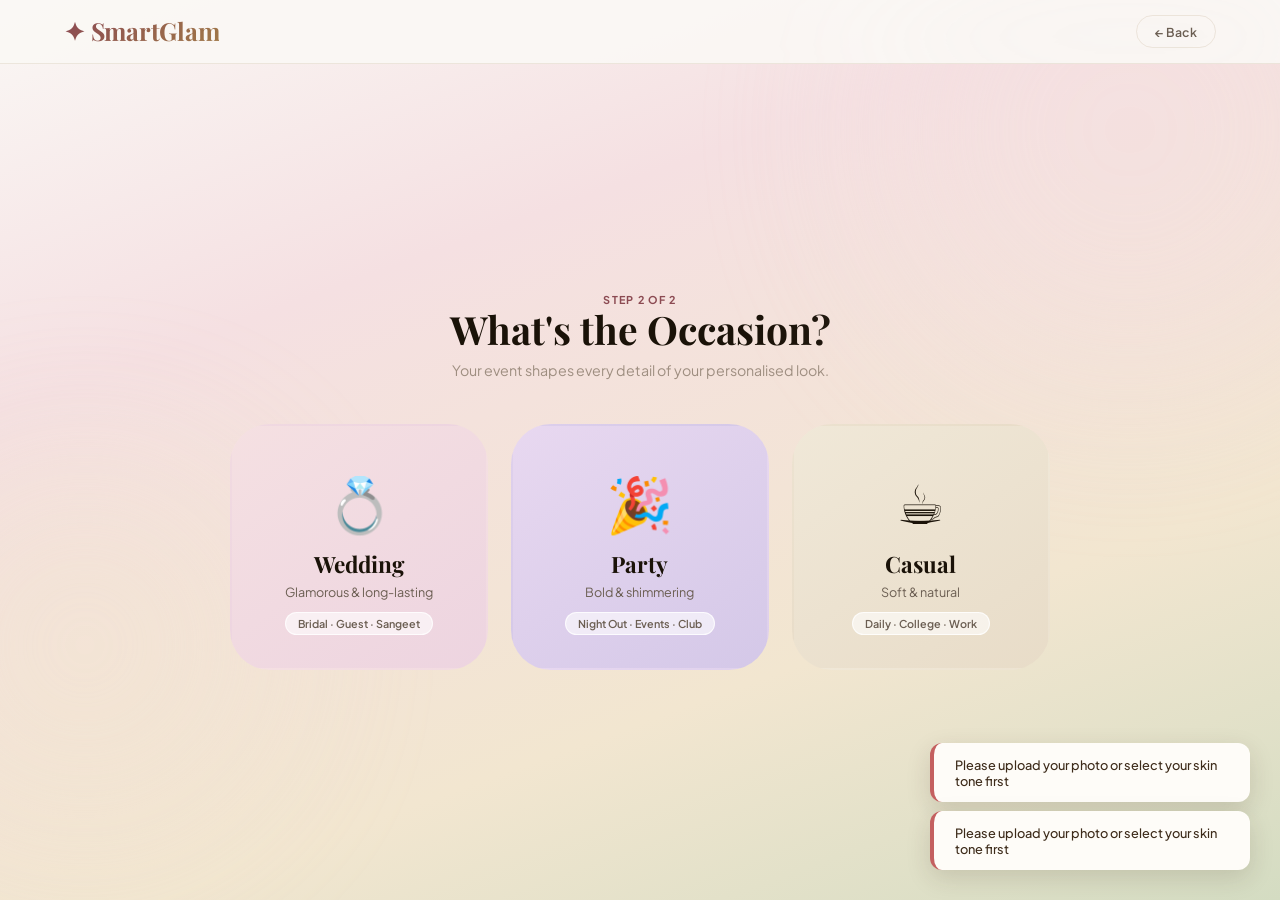
<file: occasion.html>
<!DOCTYPE html>
<html lang="en">

<head>
  <meta charset="UTF-8">
  <meta name="viewport" content="width=device-width, initial-scale=1.0">
  <title>Select Occasion — SmartGlam</title>
  <link rel="stylesheet" href="css/style.css">
  <link
    href="https://fonts.googleapis.com/css2?family=Playfair+Display:ital,wght@0,400;0,500;0,600;0,700;1,400;1,600&family=Plus+Jakarta+Sans:wght@300;400;500;600;700&display=swap"
    rel="stylesheet">
  <style>
    .occasion-wrap {
      min-height: calc(100vh - 70px);
      display: flex;
      flex-direction: column;
      align-items: center;
      justify-content: center;
      padding: 3rem 5%;
    }

    .occasion-header {
      text-align: center;
      margin-bottom: 3rem;
    }

    .occasion-header h2 {
      font-family: var(--font-display);
      font-size: 2.6rem;
      font-weight: 700;
      margin-bottom: 0.6rem;
    }

    .occasion-header p {
      color: var(--muted);
      font-size: 0.95rem;
    }

    .occasion-grid {
      display: grid;
      grid-template-columns: repeat(auto-fit, minmax(220px, 1fr));
      gap: 1.5rem;
      width: 100%;
      max-width: 820px;
    }

    .occ-card {
      cursor: pointer;
      text-align: center;
      padding: 2.8rem 1.8rem 2.2rem;
      border-radius: var(--radius-xl);
      border: 2px solid transparent;
      transition: var(--t-mid);
      position: relative;
      overflow: hidden;
    }

    .occ-card:nth-child(1) {
      background: linear-gradient(145deg, #F5E0E2, #EDD4E0);
    }

    .occ-card:nth-child(2) {
      background: linear-gradient(145deg, #E8D8F0, #D4C8E8);
    }

    .occ-card:nth-child(3) {
      background: linear-gradient(145deg, #F0E8D8, #E8DCC8);
    }

    .occ-card:hover {
      transform: translateY(-8px);
      box-shadow: 0 28px 60px rgba(61, 43, 26, 0.14);
    }

    .occ-card.selected {
      border-color: var(--rose-dark);
      box-shadow: 0 0 0 4px rgba(196, 130, 138, 0.2), 0 24px 56px rgba(61, 43, 26, 0.14);
    }

    .occ-check {
      position: absolute;
      top: 14px;
      right: 14px;
      width: 28px;
      height: 28px;
      background: var(--rose-dark);
      border-radius: 50%;
      display: flex;
      align-items: center;
      justify-content: center;
      color: #fff;
      font-size: 0.8rem;
      opacity: 0;
      transform: scale(0.5);
      transition: all 0.3s var(--ease-spring);
    }

    .occ-card.selected .occ-check {
      opacity: 1;
      transform: scale(1);
    }

    .occ-emoji {
      font-size: 3.6rem;
      display: block;
      margin-bottom: 1rem;
      transition: transform 0.3s var(--ease-spring);
    }

    .occ-card:hover .occ-emoji {
      transform: scale(1.12) rotate(-4deg);
    }

    .occ-card h3 {
      font-family: var(--font-display);
      font-size: 1.5rem;
      color: var(--ink);
      margin-bottom: 0.4rem;
    }

    .occ-card p {
      font-size: 0.84rem;
      color: var(--warm-gray);
      margin-bottom: 0.8rem;
    }

    .occ-tag {
      display: inline-block;
      font-size: 0.72rem;
      background: rgba(255, 255, 255, 0.6);
      color: var(--warm-gray);
      border-radius: var(--radius-pill);
      padding: 0.25rem 0.8rem;
      font-weight: 600;
      border: 1px solid rgba(255, 255, 255, 0.8);
    }
  </style>
</head>

<body class="dashboard-body">
  <div class="orb-bg orb-1"></div>
  <div class="orb-bg orb-2"></div>

  <nav class="glass-nav">
    <h1 class="logo">✦ SmartGlam</h1>
    <a href="dashboard.html" class="btn btn-outline" style="font-size:0.82rem;padding:0.5rem 1.2rem;">← Back</a>
  </nav>

  <div class="occasion-wrap">
    <div class="occasion-header">
      <span
        style="font-size:0.72rem;font-weight:700;letter-spacing:0.12em;text-transform:uppercase;color:var(--rose-dark);">Step
        2 of 2</span>
      <h2>What's the Occasion?</h2>
      <p>Your event shapes every detail of your personalised look.</p>
    </div>

    <div class="occasion-grid">
      <div class="occ-card" onclick="setOccasion('Wedding', this)">
        <div class="occ-check">✓</div>
        <span class="occ-emoji">💍</span>
        <h3>Wedding</h3>
        <p>Glamorous &amp; long-lasting</p>
        <span class="occ-tag">Bridal · Guest · Sangeet</span>
      </div>
      <div class="occ-card" onclick="setOccasion('Party', this)">
        <div class="occ-check">✓</div>
        <span class="occ-emoji">🎉</span>
        <h3>Party</h3>
        <p>Bold &amp; shimmering</p>
        <span class="occ-tag">Night Out · Events · Club</span>
      </div>
      <div class="occ-card" onclick="setOccasion('Casual', this)">
        <div class="occ-check">✓</div>
        <span class="occ-emoji">☕</span>
        <h3>Casual</h3>
        <p>Soft &amp; natural</p>
        <span class="occ-tag">Daily · College · Work</span>
      </div>
    </div>
  </div>

  <div id="loader" class="hidden">
    <div class="spinner"></div>
    <p>Preparing your analysis...</p>
  </div>
  <div id="toast-container"></div>

  <script src="js/script.js"></script>
  <script>
    document.addEventListener('DOMContentLoaded', () => {
      const hasSkinProfile = localStorage.getItem('skinProfile');
      const hasImage = localStorage.getItem('uploadedImageBase64') || localStorage.getItem('uploadedImageUrl');
      if (!hasImage && !hasSkinProfile) {
        if (typeof showToast === 'function') showToast('Please upload your photo or select your skin tone first', 'error');
        setTimeout(() => window.location.href = 'dashboard.html', 1600);
      }
    });

    function setOccasion(val, el) {
      document.querySelectorAll('.occ-card').forEach(c => c.classList.remove('selected'));
      el.classList.add('selected');
      localStorage.setItem('selectedOccasion', val);
      setTimeout(() => {
        document.getElementById('loader').classList.remove('hidden');
        setTimeout(() => window.location.href = 'result.html', 900);
      }, 400);
    }
  </script>
</body>

</html>
</file>
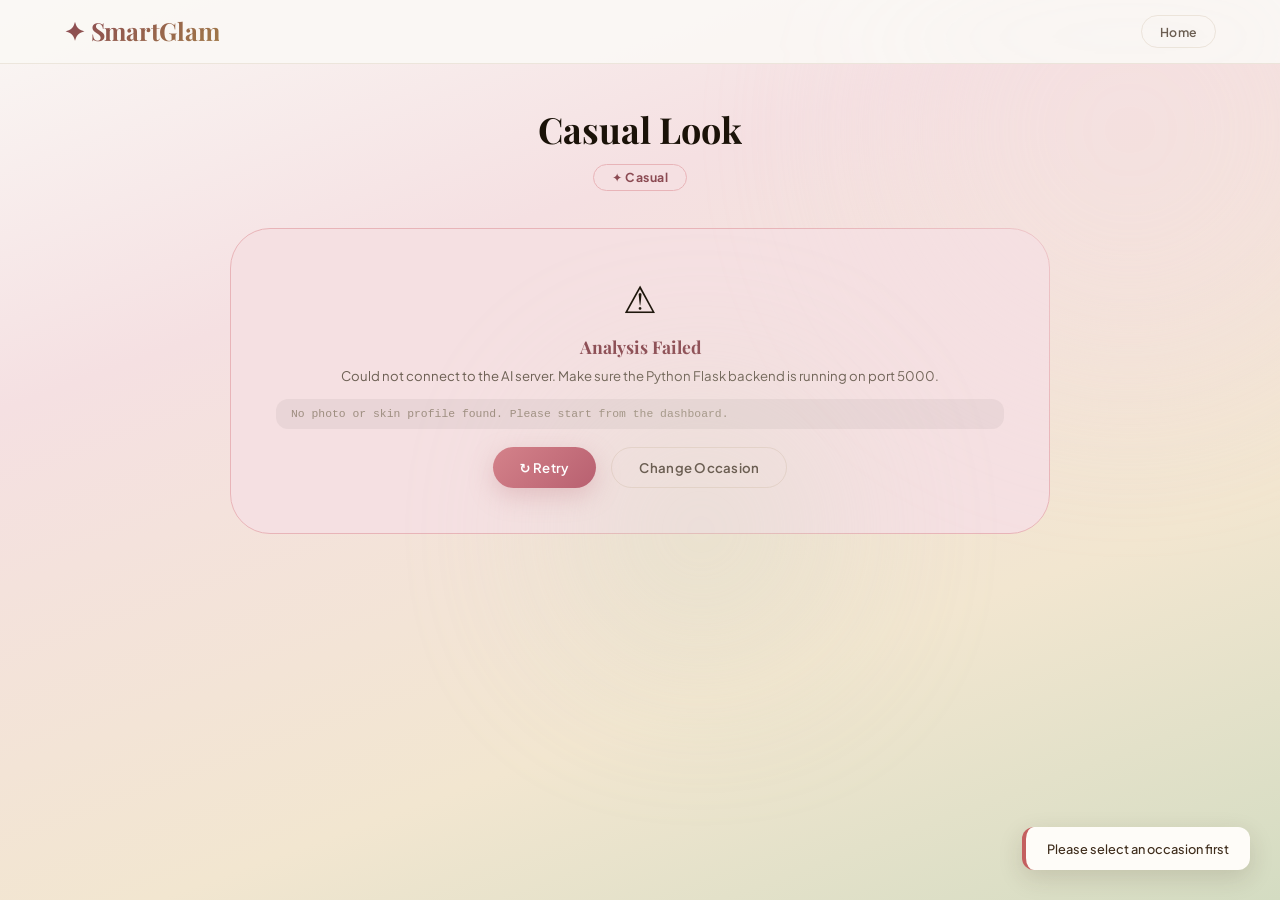
<file: result.html>
<!doctype html>
<html lang="en">
  <head>
    <meta charset="UTF-8" />
    <meta name="viewport" content="width=device-width, initial-scale=1.0" />
    <title>Your Look — SmartGlam</title>
    <link rel="stylesheet" href="css/style.css" />
    <link
      href="https://fonts.googleapis.com/css2?family=Playfair+Display:ital,wght@0,400;0,500;0,600;0,700;1,400;1,600&family=Plus+Jakarta+Sans:wght@300;400;500;600;700&display=swap"
      rel="stylesheet"
    />
    <style>
      .result-wrap {
        min-height: calc(100vh - 70px);
        padding: 3rem 5%;
      }

      .result-inner {
        width: 100%;
        max-width: 820px;
        margin: 0 auto;
      }

      .result-hero {
        text-align: center;
        margin-bottom: 2.5rem;
      }

      .result-hero h2 {
        font-family: var(--font-display);
        font-size: 2.4rem;
        font-weight: 700;
        margin-bottom: 0.4rem;
      }

      .occasion-pill {
        display: inline-block;
        background: var(--rose-light);
        color: var(--rose-dark);
        border: 1px solid var(--rose);
        border-radius: var(--radius-pill);
        padding: 0.3rem 1.2rem;
        font-size: 0.82rem;
        font-weight: 700;
        letter-spacing: 0.04em;
        margin-top: 0.5rem;
      }

      /* Loading */
      .loading-screen {
        text-align: center;
        padding: 4rem 2rem;
      }

      .loading-steps {
        display: flex;
        flex-direction: column;
        gap: 0.5rem;
        margin: 1.5rem auto;
        max-width: 300px;
      }

      .loading-step {
        display: flex;
        align-items: center;
        gap: 0.8rem;
        padding: 0.6rem 1rem;
        border-radius: var(--radius-sm);
        background: var(--champagne);
        font-size: 0.84rem;
        color: var(--muted);
        transition: all 0.4s ease;
        opacity: 0.5;
      }

      .loading-step.active {
        opacity: 1;
        background: var(--rose-light);
        color: var(--rose-dark);
        border: 1px solid var(--rose);
      }

      .loading-step.done {
        opacity: 0.7;
      }

      .step-dot {
        width: 8px;
        height: 8px;
        border-radius: 50%;
        background: var(--sand);
        flex-shrink: 0;
      }

      .loading-step.active .step-dot {
        background: var(--rose-deep);
        animation: pulseDot 1s ease-in-out infinite;
      }

      /* Results */
      .results-grid {
        display: flex;
        flex-direction: column;
        gap: 1.2rem;
      }

      .ai-card {
        animation: fadeInUp 0.6s ease both;
      }

      .ai-card:nth-child(1) {
        animation-delay: 0.1s;
      }

      .ai-card:nth-child(2) {
        animation-delay: 0.2s;
      }

      .ai-card:nth-child(3) {
        animation-delay: 0.3s;
      }

      .ai-card:nth-child(4) {
        animation-delay: 0.4s;
      }

      .ai-card:nth-child(5) {
        animation-delay: 0.5s;
      }

      .ai-card-header {
        display: flex;
        align-items: center;
        justify-content: space-between;
        margin-bottom: 0.8rem;
      }

      .ai-card-header h3 {
        font-size: 1.1rem;
        color: var(--ink);
      }

      .products-wrap {
        display: flex;
        flex-direction: column;
        gap: 0.7rem;
        margin-top: 0.6rem;
      }

      .product-buy-card {
        display: flex;
        align-items: center;
        justify-content: space-between;
        gap: 1rem;
        background: var(--ivory);
        border: 1px solid var(--glass-border);
        border-radius: var(--radius-md);
        padding: 0.75rem 1rem;
        transition: var(--t-fast);
      }

      .product-buy-card:hover {
        border-color: var(--rose);
        box-shadow: 0 6px 20px rgba(196,130,138,0.12);
        transform: translateY(-2px);
      }

      .product-buy-name {
        font-size: 0.88rem;
        font-weight: 600;
        color: var(--ink);
        flex: 1;
      }

      .product-buy-btns {
        display: flex;
        gap: 0.5rem;
        flex-shrink: 0;
      }

      .buy-btn {
        display: inline-flex;
        align-items: center;
        gap: 0.3rem;
        font-size: 0.75rem;
        font-weight: 700;
        padding: 0.4rem 0.85rem;
        border-radius: var(--radius-pill);
        text-decoration: none !important;
        transition: var(--t-fast);
        white-space: nowrap;
      }

      .buy-btn-nykaa {
        background: linear-gradient(135deg, #D4828A, #B86070);
        color: #fff;
      }

      .buy-btn-nykaa:hover {
        background: linear-gradient(135deg, #B86070, #9A4A58);
        transform: scale(1.04);
      }

      .buy-btn-amazon {
        background: var(--champagne);
        color: var(--sand-deep);
        border: 1px solid var(--champagne-mid);
      }

      .buy-btn-amazon:hover {
        background: var(--champagne-mid);
        color: var(--brown);
      }

      /* Tutorial Launch Button */
      .tutorial-launch {
        background: linear-gradient(
          135deg,
          var(--rose-light),
          var(--champagne)
        );
        border: 1.5px solid var(--rose);
        border-radius: var(--radius-lg);
        padding: 1.5rem 2rem;
        display: flex;
        align-items: center;
        justify-content: space-between;
        gap: 1rem;
        margin-top: 1.5rem;
        cursor: pointer;
        transition: var(--t-mid);
      }

      .tutorial-launch:hover {
        transform: translateY(-3px);
        box-shadow: 0 16px 40px rgba(196, 130, 138, 0.2);
      }

      .tutorial-launch-text h4 {
        font-family: var(--font-display);
        font-size: 1.3rem;
        color: var(--ink);
        margin-bottom: 0.3rem;
      }

      .tutorial-launch-text p {
        font-size: 0.84rem;
        color: var(--warm-gray);
      }

      .result-actions {
        display: flex;
        gap: 1rem;
        margin-top: 2rem;
        flex-wrap: wrap;
        justify-content: center;
      }

      /* Error */
      .error-screen {
        text-align: center;
        padding: 3rem;
        background: var(--rose-light);
        border-radius: var(--radius-xl);
        border: 1px solid var(--rose);
      }

      .error-screen h3 {
        font-family: var(--font-display);
        color: var(--rose-dark);
        margin-bottom: 0.6rem;
      }

      .error-screen p {
        font-size: 0.88rem;
        color: var(--warm-gray);
        margin-bottom: 1rem;
      }

      .error-code {
        background: rgba(0, 0, 0, 0.05);
        border-radius: var(--radius-sm);
        padding: 0.6rem 1rem;
        font-size: 0.76rem;
        color: var(--muted);
        font-family: monospace;
        margin-bottom: 1.2rem;
        text-align: left;
      }

      /* ============================================================
       STEP-BY-STEP TUTORIAL MODAL
       ============================================================ */
      .tutorial-modal {
        position: fixed;
        inset: 0;
        background: rgba(26, 18, 8, 0.7);
        backdrop-filter: blur(6px);
        z-index: 9999;
        display: flex;
        align-items: center;
        justify-content: center;
        padding: 1.5rem;
        animation: fadeIn 0.3s ease;
      }

      .tutorial-inner {
        background: var(--ivory);
        border-radius: var(--radius-xl);
        max-width: 800px;
        width: 100%;
        overflow: hidden;
        box-shadow: 0 48px 96px rgba(26, 18, 8, 0.3);
        animation: slideUp 0.4s var(--ease-spring);
        max-height: 90vh;
        display: flex;
        flex-direction: column;
      }

      .tutorial-header {
        padding: 1.6rem 2rem 1rem;
        border-bottom: 1px solid var(--glass-border);
        display: flex;
        align-items: center;
        justify-content: space-between;
        flex-shrink: 0;
      }

      .tutorial-header-left h3 {
        font-family: var(--font-display);
        font-size: 1.4rem;
        color: var(--ink);
      }

      .tutorial-header-left p {
        font-size: 0.8rem;
        color: var(--muted);
        margin-top: 0.2rem;
      }

      .tutorial-close {
        width: 36px;
        height: 36px;
        border-radius: 50%;
        border: none;
        background: var(--champagne);
        color: var(--warm-gray);
        font-size: 1rem;
        cursor: pointer;
        display: flex;
        align-items: center;
        justify-content: center;
        transition: var(--t-fast);
        flex-shrink: 0;
      }

      .tutorial-close:hover {
        background: var(--rose-light);
        color: var(--rose-dark);
      }

      .tutorial-body {
        padding: 1.8rem 2rem;
        overflow-y: auto;
        flex: 1;
      }

      .tutorial-progress-bar {
        height: 4px;
        background: var(--champagne);
        border-radius: 2px;
        margin-bottom: 1.5rem;
        overflow: hidden;
      }

      .tutorial-progress-fill {
        height: 100%;
        background: linear-gradient(
          90deg,
          var(--rose-deep),
          var(--champagne-deep)
        );
        border-radius: 2px;
        transition: width 0.5s var(--ease-smooth);
      }

      .tutorial-step-layout {
        display: grid;
        grid-template-columns: 180px 1fr;
        gap: 2rem;
        align-items: start;
      }

      /* Face SVG area */
      .face-container {
        position: relative;
        width: 180px;
      }

      .face-svg-area {
        position: relative;
        width: 180px;
        height: 220px;
        background: linear-gradient(160deg, #f5e0d0, #edd4c8);
        border-radius: 50% 50% 45% 45% / 40% 40% 60% 60%;
        overflow: visible;
      }

      .face-svg-area svg {
        position: absolute;
        inset: 0;
        width: 100%;
        height: 100%;
      }

      .face-highlight-zone {
        position: absolute;
        background: rgba(196, 130, 138, 0.25);
        border: 2px solid var(--rose-deep);
        border-radius: 50%;
        transition: all 0.5s var(--ease-spring);
        animation: pulseHL 1.8s ease-in-out infinite;
        pointer-events: none;
      }

      @keyframes pulseHL {
        0%,
        100% {
          box-shadow: 0 0 0 0 rgba(196, 130, 138, 0.4);
        }

        50% {
          box-shadow: 0 0 0 10px rgba(196, 130, 138, 0);
        }
      }

      .face-step-label {
        text-align: center;
        margin-top: 0.8rem;
        font-size: 0.72rem;
        font-weight: 700;
        letter-spacing: 0.08em;
        text-transform: uppercase;
        color: var(--rose-dark);
        background: var(--rose-light);
        border-radius: var(--radius-pill);
        padding: 0.25rem 0.7rem;
      }

      /* Step content */
      .step-badge {
        display: inline-block;
        font-size: 0.7rem;
        font-weight: 700;
        letter-spacing: 0.1em;
        text-transform: uppercase;
        color: var(--rose-dark);
        background: var(--rose-light);
        border-radius: var(--radius-pill);
        padding: 0.3rem 0.9rem;
        margin-bottom: 0.8rem;
      }

      .step-content h4 {
        font-family: var(--font-display);
        font-size: 1.5rem;
        color: var(--ink);
        margin-bottom: 0.6rem;
      }

      .step-content p {
        font-size: 0.9rem;
        color: var(--warm-gray);
        line-height: 1.7;
        margin-bottom: 1rem;
      }

      .step-tip {
        background: var(--champagne);
        border-radius: var(--radius-sm);
        padding: 0.8rem 1rem;
        font-size: 0.82rem;
        color: var(--sand-deep);
        border-left: 3px solid var(--champagne-deep);
        margin-bottom: 1rem;
      }

      .step-products {
        display: flex;
        flex-wrap: wrap;
        gap: 0.5rem;
      }

      /* Footer nav */
      .tutorial-footer {
        padding: 1.2rem 2rem 1.5rem;
        border-top: 1px solid var(--glass-border);
        display: flex;
        align-items: center;
        justify-content: space-between;
        flex-shrink: 0;
      }

      .step-dots-row {
        display: flex;
        gap: 0.45rem;
      }

      .sdot {
        width: 8px;
        height: 8px;
        border-radius: 50%;
        background: var(--sand);
        border: none;
        cursor: pointer;
        transition: var(--t-fast);
      }

      .sdot.active {
        width: 22px;
        border-radius: 4px;
        background: var(--rose-deep);
      }

      .tut-nav-btns {
        display: flex;
        gap: 0.8rem;
      }

      @media (max-width: 600px) {
        .tutorial-step-layout {
          grid-template-columns: 1fr;
        }

        .face-container {
          margin: 0 auto;
        }

        .hairstyle-gallery {
          grid-template-columns: repeat(2, 1fr);
        }
      }
    </style>
  </head>

  <body class="dashboard-body">
    <div class="orb-bg orb-1"></div>
    <div class="orb-bg orb-3"></div>

    <nav class="glass-nav">
      <h1 class="logo">✦ SmartGlam</h1>
      <a
        href="dashboard.html"
        class="btn btn-outline"
        style="font-size: 0.82rem; padding: 0.5rem 1.2rem"
        >Home</a
      >
    </nav>

    <div class="result-wrap">
      <div class="result-inner">
        <div class="result-hero">
          <h2 id="result-title">Crafting Your Look...</h2>
          <img
            id="user-img"
            class="result-preview-img hidden"
            alt="Your photo"
          />
          <div>
            <span class="occasion-pill" id="occasion-label">Loading...</span>
          </div>
        </div>

        <!-- Loading -->
        <div id="ai-loading" class="glass-container loading-screen">
          <div class="pulse-ring">
            <div class="pulse-dot"></div>
          </div>
          <p
            style="
              font-size: 1rem;
              color: var(--warm-gray);
              margin-bottom: 0.4rem;
            "
          >
            Gemini AI is crafting your look...
          </p>
          <p style="font-size: 0.8rem; color: var(--muted)">
            This usually takes 5–15 seconds
          </p>
          <div class="loading-steps">
            <div class="loading-step active" id="step-1">
              <span class="step-dot"></span> Connecting to AI server
            </div>
            <div class="loading-step" id="step-2">
              <span class="step-dot"></span> Analysing your features
            </div>
            <div class="loading-step" id="step-3">
              <span class="step-dot"></span> Building your routine
            </div>
            <div class="loading-step" id="step-4">
              <span class="step-dot"></span> Matching products
            </div>
          </div>
        </div>

        <!-- Error -->
        <div id="ai-error" class="hidden">
          <div class="error-screen">
            <div style="font-size: 2.5rem; margin-bottom: 1rem">⚠️</div>
            <h3>Analysis Failed</h3>
            <p>
              Could not connect to the AI server. Make sure the Python Flask
              backend is running on port 5000.
            </p>
            <div class="error-code" id="error-detail">
              Check console for details.
            </div>
            <div
              style="
                display: flex;
                gap: 1rem;
                justify-content: center;
                flex-wrap: wrap;
              "
            >
              <button class="btn btn-primary" onclick="retryAnalysis()">
                ↻ Retry
              </button>
              <a href="occasion.html" class="btn btn-outline"
                >Change Occasion</a
              >
            </div>
          </div>
        </div>

        <!-- Results -->
        <div id="ai-results" class="hidden">
          <div class="results-grid">
            <div class="ai-card glass-container" style="padding: 1.4rem 1.6rem">
              <div class="ai-card-header">
                <h3>🔍 Skin Analysis</h3>
                <span
                  id="skin-type-badge"
                  style="
                    font-size: 0.72rem;
                    background: var(--champagne);
                    color: var(--sand-deep);
                    border-radius: var(--radius-pill);
                    padding: 0.2rem 0.8rem;
                    font-weight: 700;
                    border: 1px solid var(--champagne-mid);
                  "
                ></span>
              </div>
              <p
                id="ai-skin"
                style="
                  font-size: 0.9rem;
                  color: var(--warm-gray);
                  line-height: 1.65;
                "
              ></p>
            </div>
            <div class="ai-card glass-container" style="padding: 1.4rem 1.6rem">
              <h3 style="margin-bottom: 0.8rem">🧴 Skincare Prep</h3>
              <p
                id="ai-skincare"
                style="
                  font-size: 0.9rem;
                  color: var(--warm-gray);
                  line-height: 1.65;
                "
              ></p>
            </div>
            <div
              class="ai-card glass-container"
              id="makeup-card"
              style="padding: 1.4rem 1.6rem"
            >
              <h3 id="makeup-card-title" style="margin-bottom: 0.8rem">
                💄 Makeup Application
              </h3>
              <p
                id="ai-makeup"
                style="
                  font-size: 0.9rem;
                  color: var(--warm-gray);
                  line-height: 1.65;
                "
              ></p>
            </div>

            <div class="ai-card glass-container" style="padding: 1.4rem 1.6rem">
              <h3 style="margin-bottom: 0.8rem">🛍️ Recommended Products</h3>
              <div class="products-wrap" id="ai-products"></div>
            </div>
          </div>

          <!-- Tutorial launch button -->
          <div class="tutorial-launch" id="tutorial-launch-btn" onclick="openTutorial()">
            <div class="tutorial-launch-text">
              <h4 id="tutorial-btn-title">▶ Start Step-by-Step Tutorial</h4>
              <p id="tutorial-btn-sub">Interactive guide with face model — see exactly where to apply each product</p>
            </div>
            <button class="btn btn-primary" style="flex-shrink:0;white-space:nowrap;">Open Tutorial →</button>
          </div>

          <div class="result-actions">
            <button
              class="btn btn-primary"
              onclick="window.location.href = 'occasion.html'"
            >
              ✨ New Analysis
            </button>
            <button class="btn btn-secondary" onclick="printResults()">
              🖨️ Save / Print
            </button>
            <a href="dashboard.html" class="btn btn-outline">← Dashboard</a>
          </div>
        </div>
      </div>
    </div>

    <!-- ============================================================
       TUTORIAL MODAL
       ============================================================ -->
    <div id="tutorial-modal" class="tutorial-modal hidden">
      <div class="tutorial-inner">
        <div class="tutorial-header">
          <div class="tutorial-header-left">
            <h3 id="tut-title">💄 Step-by-Step Makeup Tutorial</h3>
            <p id="tut-subtitle">Follow each step for a flawless result</p>
          </div>
          <button class="tutorial-close" onclick="closeTutorial()">✕</button>
        </div>

        <div class="tutorial-body">
          <div class="tutorial-progress-bar">
            <div
              class="tutorial-progress-fill"
              id="tut-progress"
              style="width: 10%"
            ></div>
          </div>

          <div class="tutorial-step-layout">
            <!-- Face model -->
            <div class="face-container" id="face-container">
              <div class="face-svg-area" id="face-svg-area">
                <!-- Simple face SVG -->
                <svg
                  viewBox="0 0 180 220"
                  fill="none"
                  xmlns="http://www.w3.org/2000/svg"
                >
                  <!-- Head shape -->
                  <ellipse
                    cx="90"
                    cy="100"
                    rx="72"
                    ry="88"
                    fill="#EDD4C0"
                    opacity="0.5"
                  />
                  <!-- Eyes -->
                  <ellipse cx="65" cy="90" rx="12" ry="8" fill="white" />
                  <ellipse cx="115" cy="90" rx="12" ry="8" fill="white" />
                  <circle cx="65" cy="90" r="5" fill="#3D2B1A" />
                  <circle cx="115" cy="90" r="5" fill="#3D2B1A" />
                  <circle cx="66" cy="89" r="1.5" fill="white" />
                  <circle cx="116" cy="89" r="1.5" fill="white" />
                  <!-- Eyebrows -->
                  <path
                    d="M53 78 Q65 72 77 78"
                    stroke="#3D2B1A"
                    stroke-width="2.5"
                    stroke-linecap="round"
                    fill="none"
                  />
                  <path
                    d="M103 78 Q115 72 127 78"
                    stroke="#3D2B1A"
                    stroke-width="2.5"
                    stroke-linecap="round"
                    fill="none"
                  />
                  <!-- Nose -->
                  <path
                    d="M90 95 L84 115 Q90 120 96 115 Z"
                    fill="#D4A070"
                    opacity="0.3"
                  />
                  <circle cx="84" cy="114" r="4" fill="#C89060" opacity="0.4" />
                  <circle cx="96" cy="114" r="4" fill="#C89060" opacity="0.4" />
                  <!-- Lips -->
                  <path
                    d="M76 132 Q83 126 90 130 Q97 126 104 132 Q97 142 90 144 Q83 142 76 132 Z"
                    fill="#C87880"
                    opacity="0.6"
                  />
                  <!-- Cheeks -->
                  <ellipse
                    cx="52"
                    cy="120"
                    rx="14"
                    ry="10"
                    fill="#E8A0A0"
                    opacity="0.25"
                  />
                  <ellipse
                    cx="128"
                    cy="120"
                    rx="14"
                    ry="10"
                    fill="#E8A0A0"
                    opacity="0.25"
                  />
                </svg>
                <!-- Highlight zone (dynamically positioned) -->
                <div
                  class="face-highlight-zone"
                  id="face-highlight"
                  style="display: none"
                ></div>
              </div>
              <div class="face-step-label" id="face-step-label">
                Preparing...
              </div>
            </div>

            <!-- Step content -->
            <div class="step-content">
              <div class="step-badge" id="step-badge">Step 1 of 8</div>
              <h4 id="tut-step-title">Loading...</h4>
              <p id="tut-step-desc">
                Please wait while we prepare your tutorial.
              </p>
              <div
                class="step-tip"
                id="tut-step-tip"
                style="display: none"
              ></div>
              <div class="step-products" id="tut-step-products"></div>
            </div>
          </div>
        </div>

        <div class="tutorial-footer">
          <div class="step-dots-row" id="tut-dots"></div>
          <div class="tut-nav-btns">
            <button
              class="btn btn-outline"
              id="tut-prev"
              onclick="tutNav(-1)"
              style="font-size: 0.82rem; padding: 0.6rem 1.2rem"
            >
              ← Prev
            </button>
            <button
              class="btn btn-primary"
              id="tut-next"
              onclick="tutNav(1)"
              style="font-size: 0.82rem; padding: 0.6rem 1.2rem"
            >
              Next →
            </button>
          </div>
        </div>
      </div>
    </div>

    <div id="toast-container"></div>

    <script src="js/script.js"></script>
    <script>
      // ============================================================
      //  CONSTANTS
      // ============================================================
      const BACKEND_URL = "http://127.0.0.1:5000/analyze";
      const BACKEND_PROFILE_URL = "http://127.0.0.1:5000/analyze-profile";
      const STEPS = ["step-1", "step-2", "step-3", "step-4"];
      let stepIndex = 0,
        stepTimer = null;
      let currentGender = "female";
      let tutorialSteps = [],
        tutStep = 0;

      // ============================================================
      //  FEMALE TUTORIAL STEPS
      // ============================================================
      const FEMALE_STEPS = [
        {
          title: "Cleanse & Prep Skin",
          zone: { top: "5%", left: "20%", width: "60%", height: "55%" },
          label: "Full Face",
          desc: "Start with a gentle cleanser suited to your skin type. Remove all impurities, rinse with lukewarm water and pat dry with a soft towel. This is the most important step — clean skin ensures everything else applies smoothly.",
          tip: "💡 Pro tip: Use micellar water if you have sensitive skin. Never skip cleansing!",
          products: [
            "Cetaphil Gentle Cleanser",
            "Ponds Face Wash",
            "Biotique Papaya Face Wash",
          ],
        },
        {
          title: "Moisturise & Prime",
          zone: { top: "10%", left: "25%", width: "50%", height: "48%" },
          label: "Forehead + Cheeks",
          desc: "Apply a lightweight moisturiser all over your face. Wait 2 minutes, then use a makeup primer to create a smooth canvas that makes your foundation last longer.",
          tip: "💡 Dab primer gently — don't rub it in. Focus on pores and fine lines.",
          products: [
            "Lakme Peach Milk Moisturiser",
            "Maybelline Baby Skin Primer",
            "Faces Canada Mattifying Primer",
          ],
        },
        {
          title: "Foundation",
          zone: { top: "15%", left: "22%", width: "56%", height: "52%" },
          label: "Face Coverage",
          desc: "Apply foundation matching your skin tone using a damp beauty sponge or flat brush. Start from the centre of your face and blend outward in circular motions. Build coverage gradually — one thin layer first.",
          tip: "💡 Tap, don't swipe, for a flawless airbrush effect.",
          products: [
            "Maybelline Fit Me Foundation",
            "Lakme Unibase",
            "Swiss Beauty Foundation",
          ],
        },
        {
          title: "Concealer & Contour",
          zone: { top: "35%", left: "15%", width: "70%", height: "40%" },
          label: "Under Eyes + Nose",
          desc: "Apply concealer one shade lighter under your eyes in a triangle shape. Blend well. Use a contour powder or bronzer along the sides of your nose, cheekbones, and jawline to add definition.",
          tip: "💡 The under-eye triangle trick makes you look instantly more awake!",
          products: [
            "Maybelline Fit Me Concealer",
            "Nykaa SKINgenius Concealer",
            "Faces Canada Contour",
          ],
        },
        {
          title: "Eyes — Shadow & Liner",
          zone: { top: "30%", left: "15%", width: "70%", height: "30%" },
          label: "Eye Area",
          desc: "Apply eyeshadow starting with a neutral base on the lid, then add your chosen colour to the crease for depth. Line your upper lash line with eyeliner. For a bigger eye effect, also line the waterline with a nude pencil.",
          tip: "💡 Blend the crease colour in small circular motions for a professional finish.",
          products: [
            "Colorbar Eye Shadow Palette",
            "Maybelline Hypersharp Liner",
            "L.A Colors Liner",
          ],
        },
        {
          title: "Mascara & Brows",
          zone: { top: "28%", left: "18%", width: "64%", height: "25%" },
          label: "Eyes & Brows",
          desc: "Apply mascara from the root of your lashes to the tips with a zigzag motion. Fill in your brows with short upward strokes using a brow pencil or powder, following your natural arch.",
          tip: "💡 Comb brows upward with a spoolie before filling — it reveals their natural shape.",
          products: [
            "Maybelline Colossal Mascara",
            "Lakme Eyeconic Mascara",
            "Colorbar Brow Pencil",
          ],
        },
        {
          title: "Blush & Highlight",
          zone: { top: "40%", left: "10%", width: "80%", height: "35%" },
          label: "Cheeks",
          desc: "Smile gently and apply blush on the apples of your cheeks, blending upward toward your temples. Apply highlighter to the tops of your cheekbones, the bridge of your nose, and your cupid's bow.",
          tip: "💡 Tap off excess blush from the brush — it's easier to add more than to remove!",
          products: [
            "Lakme Rose Blush",
            "Colorbar Illuminator",
            "Essence Cosmetics Blush",
          ],
        },
        {
          title: "Lips — Liner & Lipstick",
          zone: { top: "63%", left: "28%", width: "44%", height: "22%" },
          label: "Lips",
          desc: "Line your lips with a lip liner slightly overlining for a fuller look. Fill in with your chosen lipstick shade. Blot with tissue, then apply a second coat for lasting wear. Optional: add a touch of gloss to the centre of your lower lip.",
          tip: "💡 Overlining just the cupid's bow makes lips look fuller without looking unnatural.",
          products: [
            "Maybelline Color Sensational Lipstick",
            "Lakme 9to5 Lip Pencil",
            "Swiss Beauty Matte Lipstick",
          ],
        },
      ];

      // ============================================================
      //  LOADING ANIMATION
      // ============================================================
      function advanceStep() {
        if (stepIndex < STEPS.length) {
          if (stepIndex > 0) {
            document
              .getElementById(STEPS[stepIndex - 1])
              .classList.remove("active");
            document.getElementById(STEPS[stepIndex - 1]).classList.add("done");
          }
          document.getElementById(STEPS[stepIndex]).classList.add("active");
          stepIndex++;
        }
      }
      function startStepAnimation() {
        advanceStep();
        stepTimer = setInterval(() => {
          if (stepIndex < STEPS.length) advanceStep();
          else clearInterval(stepTimer);
        }, 2800);
      }

      // ============================================================
      //  SHOW / HIDE STATES
      // ============================================================

      // Safely converts any value (string, object, array) to readable text
      function safeText(val) {
        if (val === null || val === undefined) return "";
        if (typeof val === "string") return val.trim();
        if (Array.isArray(val)) return val.map(safeText).filter(Boolean).join("\n");
        if (typeof val === "object") {
          // Try common keys first
          const keys = ["description","text","content","summary","steps","instructions","details","value","name"];
          for (const k of keys) {
            if (val[k] !== undefined) return safeText(val[k]);
          }
          // Fallback: join all values
          return Object.entries(val)
            .map(([k, v]) => `${k}: ${safeText(v)}`)
            .join("\n");
        }
        return String(val).trim();
      }

      // Safely extracts product names from any structure
      function safeProducts(val) {
        if (!val) return [];
        if (Array.isArray(val)) {
          return val.map(p => {
            if (typeof p === "string") return p.trim();
            if (typeof p === "object" && p !== null)
              return p.name || p.product || p.title || p.brand || Object.values(p).join(" — ");
            return String(p).trim();
          }).filter(Boolean);
        }
        if (typeof val === "string") return val.split(",").map(s => s.trim()).filter(Boolean);
        if (typeof val === "object") return safeProducts(Object.values(val));
        return [];
      }

      function showError(msg) {
        clearInterval(stepTimer);
        document.getElementById("ai-loading").classList.add("hidden");
        document.getElementById("ai-error").classList.remove("hidden");
        document.getElementById("error-detail").textContent = msg;
      }

      function showResults(data) {
        clearInterval(stepTimer);
        STEPS.forEach((id) => {
          const el = document.getElementById(id);
          el.classList.remove("active");
          el.classList.add("done");
        });
        setTimeout(() => {
          document.getElementById("ai-loading").classList.add("hidden");
          document.getElementById("ai-results").classList.remove("hidden");

          // Use safeText to prevent [object Object]
          document.getElementById("ai-skin").textContent =
            safeText(data.skin_type) || "Analysis complete.";
          document.getElementById("ai-skincare").textContent =
            safeText(data.skincare) || "Skincare steps ready.";
          document.getElementById("ai-makeup").textContent =
            safeText(data.makeup) || "Makeup guide ready.";

          // Skin type badge
          const skinBadge = document.getElementById("skin-type-badge");
          if (data.skin_type) {
            skinBadge.textContent = safeText(data.skin_type).split(" ").slice(0, 3).join(" ");
          }

          // Products — with Nykaa + Amazon buy buttons
          const container = document.getElementById("ai-products");
          container.innerHTML = "";
          const products = safeProducts(data.products);
          if (products.length > 0) {
            products.forEach((p) => {
              const card = document.createElement("div");
              card.className = "product-buy-card";
              card.innerHTML = `
                <span class="product-buy-name">🛍️ ${p}</span>
                <div class="product-buy-btns">
                  <a class="buy-btn buy-btn-nykaa"
                     href="https://www.nykaa.com/search/result/?q=${encodeURIComponent(p)}"
                     target="_blank" rel="noopener">
                    <i class="fa-solid fa-bag-shopping"></i> Nykaa
                  </a>
                  <a class="buy-btn buy-btn-amazon"
                     href="https://www.amazon.in/s?k=${encodeURIComponent(p + ' makeup')}"
                     target="_blank" rel="noopener">
                    <i class="fa-brands fa-amazon"></i> Amazon
                  </a>
                </div>`;
              container.appendChild(card);
            });
          } else {
            container.textContent = "Product list not available.";
          }
        }, 600);
      }

      // ============================================================
      //  MAIN ANALYSIS
      // ============================================================
      async function runAnalysis() {
        const occasion = localStorage.getItem("selectedOccasion") || "Casual";
        const image = localStorage.getItem("uploadedImageBase64");
        const skinProfile = localStorage.getItem("skinProfile");

        document.getElementById("result-title").textContent =
          occasion + " Look";
        document.getElementById("occasion-label").textContent = "✦ " + occasion;

        const isSkinProfileMode = skinProfile && !image;

        if (isSkinProfileMode) {
          const profile = JSON.parse(skinProfile);
          const imgEl = document.getElementById("user-img");
          imgEl.style.display = "none";
          const parent = imgEl.parentElement;
          if (!document.getElementById("tone-avatar")) {
            const avatar = document.createElement("div");
            avatar.id = "tone-avatar";
            avatar.style.cssText = `width:130px;height:130px;border-radius:50%;background:${profile.toneHex || "#C68642"};border:4px solid var(--rose-light);box-shadow:0 0 0 8px rgba(232,180,184,0.25);margin:1.5rem auto;display:flex;align-items:center;justify-content:center;font-size:2.5rem;animation:zoomPreview 0.6s cubic-bezier(0.34,1.56,0.64,1) both;`;
            avatar.textContent = "🎨";
            parent.insertBefore(avatar, imgEl.nextSibling);
          }
        } else if (image) {
          const imgEl = document.getElementById("user-img");
          imgEl.src = image;
          imgEl.classList.remove("hidden");
        }

        if (!image && !skinProfile) {
          showError(
            "No photo or skin profile found. Please start from the dashboard.",
          );
          return;
        }

        startStepAnimation();

        try {
          let response;
          if (isSkinProfileMode) {
            const profile = JSON.parse(skinProfile);
            // Inject gender into profile for backend
            profile.gender = currentGender;
            response = await fetch(BACKEND_PROFILE_URL, {
              method: "POST",
              headers: { "Content-Type": "application/json" },
              body: JSON.stringify({
                profile,
                occasion,
                gender: currentGender,
              }),
            });
          } else {
            response = await fetch(BACKEND_URL, {
              method: "POST",
              headers: { "Content-Type": "application/json" },
              body: JSON.stringify({ image, occasion, gender: currentGender }),
            });
          }

          if (!response.ok) {
            const errText = await response.text();
            throw new Error(
              `Server responded with ${response.status}: ${errText}`,
            );
          }
          const data = await response.json();
          if (data.error) throw new Error(data.error);
          console.log("✅ AI Analysis received:", data);
          showResults(data);
        } catch (err) {
          console.error("❌ Analysis Error:", err);
          showError(
            err.message.includes("fetch")
              ? "Cannot connect to Flask server. Run: python app.py"
              : err.message,
          );
        }
      }

      function retryAnalysis() {
        stepIndex = 0;
        clearInterval(stepTimer);
        STEPS.forEach((id) => {
          const el = document.getElementById(id);
          el.classList.remove("active", "done");
        });
        document.getElementById("ai-error").classList.add("hidden");
        document.getElementById("ai-results").classList.add("hidden");
        document.getElementById("ai-loading").classList.remove("hidden");
        const av = document.getElementById("tone-avatar");
        if (av) av.remove();
        runAnalysis();
      }

      function printResults() {
        window.print();
      }

      // ============================================================
      //  TUTORIAL MODAL
      // ============================================================
      function openTutorial() {
        const modal = document.getElementById("tutorial-modal");
        modal.classList.remove("hidden");
        tutorialSteps = FEMALE_STEPS;
        tutStep = 0;

        const title = document.getElementById("tut-title");
        title.textContent = "💄 Step-by-Step Makeup Tutorial";

        buildDots();
        renderTutStep();
      }

      function closeTutorial() {
        document.getElementById("tutorial-modal").classList.add("hidden");
      }

      function buildDots() {
        const row = document.getElementById("tut-dots");
        row.innerHTML = "";
        tutorialSteps.forEach((_, i) => {
          const d = document.createElement("button");
          d.className = "sdot" + (i === 0 ? " active" : "");
          d.onclick = () => {
            tutStep = i;
            renderTutStep();
          };
          row.appendChild(d);
        });
      }

      function renderTutStep() {
        const step = tutorialSteps[tutStep];
        if (!step) return;

        // Progress bar
        const pct = ((tutStep + 1) / tutorialSteps.length) * 100;
        document.getElementById("tut-progress").style.width = pct + "%";

        // Badge
        document.getElementById("step-badge").textContent =
          `Step ${tutStep + 1} of ${tutorialSteps.length}`;
        document.getElementById("tut-step-title").textContent = step.title;
        document.getElementById("tut-step-desc").textContent = step.desc;

        // Tip
        const tipEl = document.getElementById("tut-step-tip");
        if (step.tip) {
          tipEl.textContent = step.tip;
          tipEl.style.display = "block";
        } else {
          tipEl.style.display = "none";
        }

        // Products
        const prodsEl = document.getElementById("tut-step-products");
        prodsEl.innerHTML = "";
        prodsEl.style.flexDirection = "column";
        (step.products || []).forEach((p) => {
          const card = document.createElement("div");
          card.className = "product-buy-card";
          card.innerHTML = `
            <span class="product-buy-name">🛍️ ${p}</span>
            <div class="product-buy-btns">
              <a class="buy-btn buy-btn-nykaa"
                 href="https://www.nykaa.com/search/result/?q=${encodeURIComponent(p)}"
                 target="_blank" rel="noopener">
                <i class="fa-solid fa-bag-shopping"></i> Nykaa
              </a>
              <a class="buy-btn buy-btn-amazon"
                 href="https://www.amazon.in/s?k=${encodeURIComponent(p + ' makeup')}"
                 target="_blank" rel="noopener">
                <i class="fa-brands fa-amazon"></i> Amazon
              </a>
            </div>`;
          prodsEl.appendChild(card);
        });

        // Face highlight
        const highlight = document.getElementById("face-highlight");
        const faceLabel = document.getElementById("face-step-label");
        if (step.zone) {
          highlight.style.display = "block";
          highlight.style.top = step.zone.top;
          highlight.style.left = step.zone.left;
          highlight.style.width = step.zone.width;
          highlight.style.height = step.zone.height;
          faceLabel.textContent = step.label || step.title;
        } else {
          highlight.style.display = "none";
        }

        // Dots
        document
          .querySelectorAll(".sdot")
          .forEach((d, i) => d.classList.toggle("active", i === tutStep));

        // Nav buttons
        document.getElementById("tut-prev").disabled = tutStep === 0;
        const nextBtn = document.getElementById("tut-next");
        if (tutStep === tutorialSteps.length - 1) {
          nextBtn.textContent = "Finish ✓";
          nextBtn.onclick = () => closeTutorial();
        } else {
          nextBtn.textContent = "Next →";
          nextBtn.onclick = () => tutNav(1);
        }
      }

      function tutNav(dir) {
        tutStep = Math.max(
          0,
          Math.min(tutorialSteps.length - 1, tutStep + dir),
        );
        renderTutStep();
      }

      // Boot
      document.addEventListener("DOMContentLoaded", runAnalysis);
    </script>
  </body>
</html>
</file>
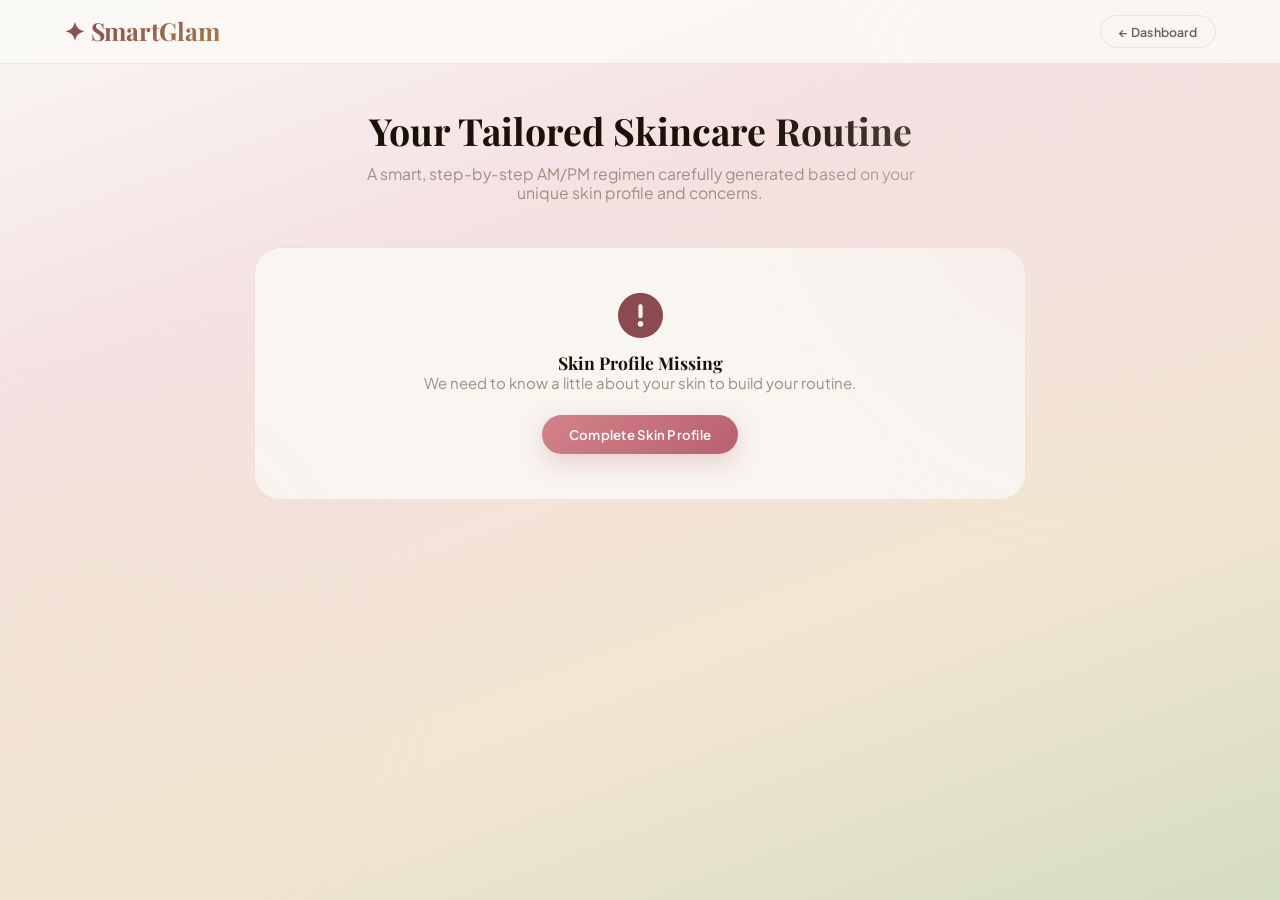
<file: routine_builder.html>
<!DOCTYPE html>
<html lang="en">
<head>
  <meta charset="UTF-8">
  <meta name="viewport" content="width=device-width, initial-scale=1.0">
  <title>Skincare Routine Builder — SmartGlam</title>
  <link rel="stylesheet" href="css/style.css">
  <link href="https://fonts.googleapis.com/css2?family=Playfair+Display:ital,wght@0,400;0,500;0,600;0,700;1,400;1,600&family=Plus+Jakarta+Sans:wght@300;400;500;600;700&display=swap" rel="stylesheet">
  <link rel="stylesheet" href="https://cdnjs.cloudflare.com/ajax/libs/font-awesome/6.4.0/css/all.min.css">
  <style>
    .routine-wrap {
      max-width: 900px;
      margin: 3rem auto;
      padding: 0 5%;
    }

    .routine-header {
      text-align: center;
      margin-bottom: 3rem;
    }

    .routine-header h2 {
      font-family: var(--font-display);
      font-size: 2.5rem;
      color: var(--ink);
      margin-bottom: 0.8rem;
    }

    .routine-header p {
      color: var(--muted);
      font-size: 1.05rem;
      max-width: 600px;
      margin: 0 auto;
    }

    .skin-profile-summary {
      background: linear-gradient(135deg, var(--champagne), var(--rose-light));
      border: 1px solid var(--rose);
      border-radius: var(--radius-lg);
      padding: 1.5rem;
      display: flex;
      align-items: center;
      justify-content: space-between;
      margin-bottom: 3rem;
      flex-wrap: wrap;
      gap: 1rem;
    }

    .profile-details h4 {
      font-family: var(--font-display);
      color: var(--rose-dark);
      font-size: 1.2rem;
      margin-bottom: 0.4rem;
    }

    .profile-details p {
      font-size: 0.9rem;
      color: var(--warm-gray);
      margin: 0;
    }

    .no-profile-msg {
      text-align: center;
      padding: 3rem;
      background: var(--glass-bg);
      border: 1px solid var(--glass-border);
      border-radius: var(--radius-lg);
    }

    .routine-grid {
      display: grid;
      grid-template-columns: 1fr 1fr;
      gap: 2rem;
    }

    @media (max-width: 768px) {
      .routine-grid {
        grid-template-columns: 1fr;
      }
    }

    .routine-column {
      background: var(--glass-bg);
      border: 1px solid var(--glass-border);
      border-radius: var(--radius-xl);
      padding: 2rem;
      box-shadow: 0 10px 40px rgba(0,0,0,0.03);
    }

    .routine-title {
      font-family: var(--font-display);
      font-size: 1.5rem;
      color: var(--ink);
      margin-bottom: 1.5rem;
      display: flex;
      align-items: center;
      gap: 0.8rem;
      padding-bottom: 1rem;
      border-bottom: 1px solid var(--glass-border);
    }

    .step-item {
      display: flex;
      gap: 1rem;
      margin-bottom: 1.5rem;
      position: relative;
    }

    .step-item:last-child {
      margin-bottom: 0;
    }

    .step-icon {
      width: 40px;
      height: 40px;
      border-radius: 50%;
      background: var(--rose-light);
      color: var(--rose-dark);
      display: flex;
      align-items: center;
      justify-content: center;
      font-size: 1.1rem;
      flex-shrink: 0;
    }

    .pm-col .step-icon {
      background: var(--olive-light);
      color: var(--olive-deep);
    }

    .step-content h4 {
      font-size: 1rem;
      color: var(--ink);
      margin-bottom: 0.3rem;
      display: flex;
      align-items: center;
      gap: 0.5rem;
    }

    .step-content p {
      font-size: 0.85rem;
      color: var(--muted);
      line-height: 1.5;
    }

    .ingredient-tag {
      font-size: 0.7rem;
      padding: 0.2rem 0.6rem;
      background: var(--ivory);
      border: 1px solid var(--glass-border);
      border-radius: var(--radius-pill);
      color: var(--rose-dark);
      margin-top: 0.5rem;
      display: inline-block;
    }
  </style>
</head>
<body class="dashboard-body">
  <div class="orb-bg orb-1"></div>
  <div class="orb-bg orb-2"></div>

  <nav class="glass-nav">
    <h1 class="logo">✦ SmartGlam</h1>
    <a href="dashboard.html" class="btn btn-outline" style="font-size:0.82rem;padding:0.5rem 1.2rem;">← Dashboard</a>
  </nav>

  <div class="routine-wrap">
    <div class="routine-header">
      <h2>Your Tailored Skincare Routine</h2>
      <p>A smart, step-by-step AM/PM regimen carefully generated based on your unique skin profile and concerns.</p>
    </div>

    <div id="no-profile" class="no-profile-msg" style="display: none;">
      <i class="fa-solid fa-circle-exclamation" style="font-size: 3rem; color: var(--rose-dark); margin-bottom: 1rem;"></i>
      <h3>Skin Profile Missing</h3>
      <p style="margin-bottom: 1.5rem; color: var(--muted);">We need to know a little about your skin to build your routine.</p>
      <a href="skintone.html" class="btn btn-primary" style="display: inline-flex;">Complete Skin Profile</a>
    </div>

    <div id="routine-content" style="display: none;">
      <div class="skin-profile-summary">
        <div class="profile-details">
          <h4>Custom Routine For:</h4>
          <p id="profile-desc">Oily Skin · Acne, Large Pores</p>
        </div>
        <button onclick="window.location.href='skintone.html'" class="btn btn-outline" style="font-size: 0.8rem; padding: 0.5rem 1rem;">Update Profile</button>
      </div>

      <div class="routine-grid">
        <!-- AM Routine -->
        <div class="routine-column am-col">
          <div class="routine-title">
            <i class="fa-solid fa-sun" style="color: #FACC15;"></i> Morning Routine
          </div>
          <div id="am-steps"></div>
        </div>

        <!-- PM Routine -->
        <div class="routine-column pm-col">
          <div class="routine-title">
            <i class="fa-solid fa-moon" style="color: #6366F1;"></i> Evening Routine
          </div>
          <div id="pm-steps"></div>
        </div>
      </div>
    </div>
  </div>

  <script>
    document.addEventListener('DOMContentLoaded', () => {
      const profileStr = localStorage.getItem('skinProfile');
      
      if (!profileStr) {
        document.getElementById('no-profile').style.display = 'block';
        return;
      }

      try {
        const profile = JSON.parse(profileStr);
        document.getElementById('routine-content').style.display = 'block';

        // Set summary
        const skinType = profile.skinType || "Normal";
        const concerns = profile.concerns ? profile.concerns.join(', ') : "None specified";
        document.getElementById('profile-desc').textContent = `${skinType} Skin · Concerns: ${concerns}`;

        generateRoutine(skinType, profile.concerns || []);
      } catch (e) {
        document.getElementById('no-profile').style.display = 'block';
      }
    });

    function generateRoutine(skinType, concerns) {
      let amSteps = [];
      let pmSteps = [];

      // 1. Cleanser logic
      if (skinType === 'Oily' || skinType === 'Combination') {
        amSteps.push({ icon: 'fa-droplet', title: 'Gentle Foaming Cleanser', desc: 'Removes excess overnight sebum without stripping the skin.', tag: 'Salicylic Acid (BHA)' });
        pmSteps.push({ icon: 'fa-soap', title: 'Double Cleanse (Balm + Gel)', desc: 'Melt away makeup/SPF, followed by purifying gel cleanser.', tag: 'Niacinamide' });
      } else if (skinType === 'Dry' || skinType === 'Sensitive') {
        amSteps.push({ icon: 'fa-droplet', title: 'Hydrating Cream Cleanser', desc: 'A gentle, non-foaming wash to protect the skin barrier.', tag: 'Ceramides' });
        pmSteps.push({ icon: 'fa-soap', title: 'Cleansing Oil + Milk', desc: 'Soothes while breaking down waterproof products gently.', tag: 'Oat Extract' });
      } else {
        amSteps.push({ icon: 'fa-droplet', title: 'Water-based Cleanser', desc: 'A standard pH-balanced cleanser to start fresh.', tag: 'Glycerin' });
        pmSteps.push({ icon: 'fa-soap', title: 'Micellar Water + Cleanser', desc: 'Thoroughly removes the daily grime.', tag: 'pH 5.5' });
      }

      // 2. Treatment / Toner logic based on concerns
      let morningTreatment = { icon: 'fa-spray-can', title: 'Antioxidant Serum', desc: 'Protects against environmental stressors and brightens.', tag: 'Vitamin C' };
      let nightTreatment = { icon: 'fa-flask', title: 'Repair Serum', desc: 'Aids in skin regeneration while you sleep.', tag: 'Peptides' };

      if (concerns.includes('Acne / Breakouts')) {
        nightTreatment = { icon: 'fa-bacterium', title: 'Blemish Treatment', desc: 'Targeted treatment to clear pores and reduce inflammation.', tag: 'Retinoids / Adapalene' };
      } else if (concerns.includes('Pigmentation') || concerns.includes('Dark Circles')) {
        morningTreatment = { icon: 'fa-sun-plant-wilt', title: 'Brightening Serum', desc: 'Inhibits melanin production for an even tone.', tag: 'Tranexamic Acid' };
      } else if (concerns.includes('Fine Lines')) {
        nightTreatment = { icon: 'fa-star', title: 'Anti-Aging Serum', desc: 'Stimulates collagen production and cell turnover.', tag: 'Retinol' };
      }

      amSteps.push(morningTreatment);
      pmSteps.push(nightTreatment);

      // 3. Moisturizer logic
      if (skinType === 'Oily') {
        amSteps.push({ icon: 'fa-leaf', title: 'Gel Moisturizer', desc: 'Lightweight hydration that won\'t clog pores.', tag: 'Oil-free' });
        pmSteps.push({ icon: 'fa-leaf', title: 'Night Lotion', desc: 'Breathable moisture to balance oil production.', tag: 'Hyaluronic Acid' });
      } else if (skinType === 'Dry') {
        amSteps.push({ icon: 'fa-tint', title: 'Rich Moisturizer', desc: 'Deep nourishment to lock in hydration.', tag: 'Squalane' });
        pmSteps.push({ icon: 'fa-moon', title: 'Heavy Night Cream', desc: 'Thick barrier cream to prevent trans-epidermal water loss.', tag: 'Shea Butter' });
      } else {
        amSteps.push({ icon: 'fa-pump-medical', title: 'Daily Moisturizer', desc: 'Maintains skin elasticity and health.', tag: 'Ceramides' });
        pmSteps.push({ icon: 'fa-pump-medical', title: 'Nourishing Night Cream', desc: 'Restores skin barrier overnight.', tag: 'Panthenol' });
      }

      // 4. Protection (AM) & Extras (PM)
      amSteps.push({ icon: 'fa-shield-halved', title: 'Sunscreen (SPF 50+)', desc: 'The most important step. Apply two fingers worth.', tag: 'Broad Spectrum' });
      
      if (concerns.includes('Dark Circles') || concerns.includes('Fine Lines')) {
        pmSteps.push({ icon: 'fa-eye', title: 'Eye Cream', desc: 'Gentle hydration for the delicate eye area.', tag: 'Caffeine / Peptides' });
      }

      renderSteps(amSteps, 'am-steps');
      renderSteps(pmSteps, 'pm-steps');
    }

    function renderSteps(steps, containerId) {
      const container = document.getElementById(containerId);
      container.innerHTML = '';
      
      steps.forEach((step, index) => {
        const div = document.createElement('div');
        div.className = 'step-item';
        div.innerHTML = `
          <div class="step-icon">
            <i class="fa-solid ${step.icon}"></i>
          </div>
          <div class="step-content">
            <h4>Step ${index + 1}: ${step.title}</h4>
            <p>${step.desc}</p>
            ${step.tag ? `<span class="ingredient-tag">${step.tag}</span>` : ''}
          </div>
        `;
        container.appendChild(div);
      });
    }
  </script>
</body>
</html>
</file>
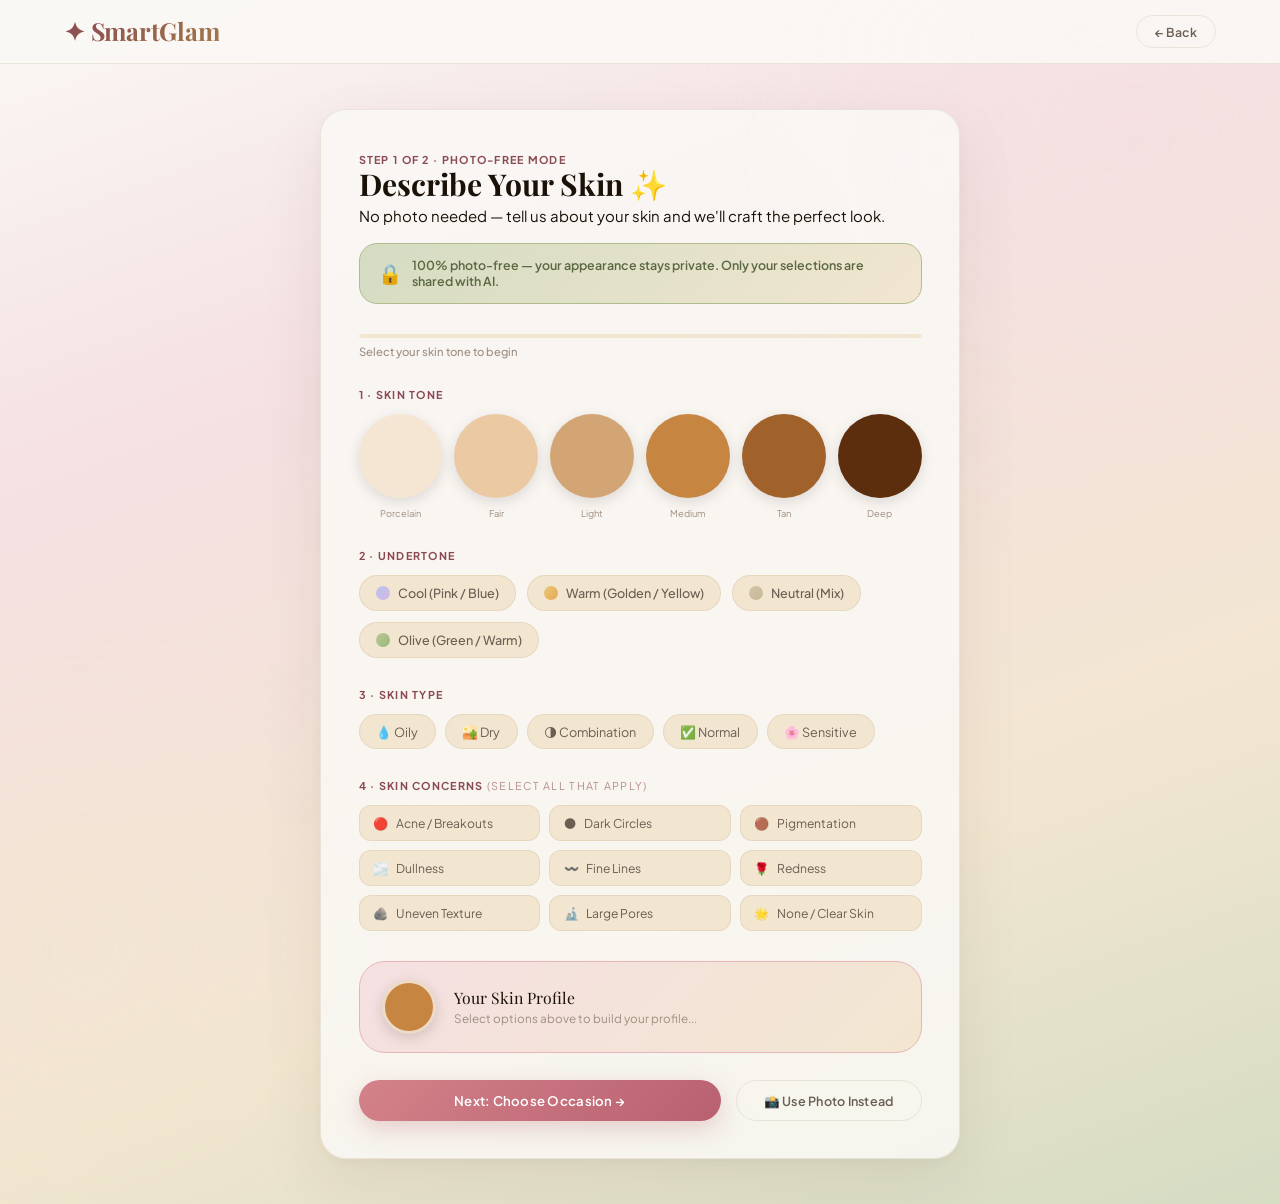
<file: skintone.html>
<!DOCTYPE html>
<html lang="en">

<head>
  <meta charset="UTF-8">
  <meta name="viewport" content="width=device-width, initial-scale=1.0">
  <title>Skin Profile — SmartGlam</title>
  <link rel="stylesheet" href="css/style.css">
  <link
    href="https://fonts.googleapis.com/css2?family=Playfair+Display:ital,wght@0,400;0,500;0,600;0,700;1,400;1,600&family=Plus+Jakarta+Sans:wght@300;400;500;600;700&display=swap"
    rel="stylesheet">
  <style>
    .skintone-wrap {
      min-height: calc(100vh - 70px);
      display: flex;
      align-items: flex-start;
      justify-content: center;
      padding: 3rem 5%;
    }

    .skintone-box {
      width: 100%;
      max-width: 640px;
    }

    .skintone-box h2 {
      font-family: var(--font-display);
      font-size: 2rem;
      font-weight: 700;
      margin-bottom: 0.3rem;
    }

    .privacy-badge {
      display: flex;
      align-items: center;
      gap: 0.7rem;
      background: linear-gradient(135deg, var(--olive-light), var(--champagne));
      border: 1px solid var(--olive-mid);
      border-radius: var(--radius-md);
      padding: 0.9rem 1.2rem;
      margin: 1.2rem 0 2rem;
      font-size: 0.83rem;
      color: var(--olive-deep);
      font-weight: 600;
    }

    .section-label {
      font-size: 0.72rem;
      font-weight: 700;
      letter-spacing: 0.12em;
      text-transform: uppercase;
      color: var(--rose-dark);
      margin-bottom: 0.9rem;
      display: block;
    }

    /* Tone swatches */
    .tone-grid {
      display: grid;
      grid-template-columns: repeat(6, 1fr);
      gap: 0.8rem;
      margin-bottom: 0.6rem;
    }

    .tone-swatch {
      aspect-ratio: 1;
      border-radius: 50%;
      cursor: pointer;
      border: 3px solid transparent;
      transition: all 0.3s var(--ease-spring);
      position: relative;
      box-shadow: 0 4px 14px rgba(0, 0, 0, 0.12);
    }

    .tone-swatch:hover {
      transform: scale(1.18);
      box-shadow: 0 8px 22px rgba(0, 0, 0, 0.18);
    }

    .tone-swatch.selected {
      border-color: var(--rose-dark);
      box-shadow: 0 0 0 4px rgba(196, 130, 138, 0.3), 0 8px 22px rgba(0, 0, 0, 0.18);
      transform: scale(1.2);
    }

    .tone-swatch.selected::after {
      content: '✓';
      position: absolute;
      inset: 0;
      display: flex;
      align-items: center;
      justify-content: center;
      color: rgba(255, 255, 255, 0.9);
      font-weight: 700;
      font-size: 1rem;
      text-shadow: 0 1px 3px rgba(0, 0, 0, 0.4);
    }

    .tone-labels {
      display: grid;
      grid-template-columns: repeat(6, 1fr);
      gap: 0.8rem;
      margin-bottom: 2rem;
    }

    .tone-label-text {
      font-size: 0.62rem;
      color: var(--muted);
      text-align: center;
      line-height: 1.3;
    }

    /* Undertone pills */
    .undertone-row {
      display: flex;
      gap: 0.7rem;
      flex-wrap: wrap;
      margin-bottom: 2rem;
    }

    .undertone-pill {
      display: flex;
      align-items: center;
      gap: 0.5rem;
      padding: 0.6rem 1.1rem;
      border-radius: var(--radius-pill);
      border: 1.5px solid var(--glass-border);
      background: var(--champagne);
      cursor: pointer;
      font-size: 0.84rem;
      font-weight: 500;
      color: var(--warm-gray);
      transition: var(--t-fast);
    }

    .undertone-pill:hover {
      background: var(--rose-light);
      border-color: var(--rose);
      color: var(--rose-dark);
    }

    .undertone-pill.selected {
      background: var(--rose-dark);
      border-color: var(--rose-dark);
      color: #fff;
      box-shadow: 0 6px 16px rgba(139, 74, 82, 0.3);
    }

    .undertone-dot {
      width: 14px;
      height: 14px;
      border-radius: 50%;
      flex-shrink: 0;
    }

    /* Skin type */
    .skintype-row {
      display: flex;
      gap: 0.6rem;
      flex-wrap: wrap;
      margin-bottom: 2rem;
    }

    .skintype-btn {
      padding: 0.55rem 1.1rem;
      border-radius: var(--radius-pill);
      border: 1.5px solid var(--glass-border);
      background: var(--champagne);
      cursor: pointer;
      font-size: 0.84rem;
      color: var(--warm-gray);
      font-family: var(--font-body);
      transition: var(--t-fast);
    }

    .skintype-btn:hover {
      background: var(--olive-light);
      border-color: var(--olive-mid);
      color: var(--olive-deep);
    }

    .skintype-btn.selected {
      background: var(--olive);
      border-color: var(--olive-deep);
      color: #fff;
      font-weight: 600;
    }

    /* Concerns */
    .concern-grid {
      display: grid;
      grid-template-columns: repeat(auto-fill, minmax(145px, 1fr));
      gap: 0.6rem;
      margin-bottom: 2rem;
    }

    .concern-chip {
      display: flex;
      align-items: center;
      gap: 0.5rem;
      padding: 0.6rem 0.9rem;
      border-radius: var(--radius-sm);
      border: 1.5px solid var(--glass-border);
      background: var(--champagne);
      cursor: pointer;
      font-size: 0.81rem;
      color: var(--warm-gray);
      transition: var(--t-fast);
    }

    .concern-chip:hover {
      background: var(--rose-light);
      border-color: var(--rose);
    }

    .concern-chip.selected {
      background: linear-gradient(135deg, var(--rose-light), var(--champagne));
      border-color: var(--rose);
      color: var(--rose-dark);
      font-weight: 600;
    }

    /* Preview card */
    .preview-card {
      background: linear-gradient(135deg, var(--rose-light), var(--champagne));
      border: 1px solid var(--rose);
      border-radius: var(--radius-lg);
      padding: 1.2rem 1.5rem;
      display: flex;
      align-items: center;
      gap: 1.2rem;
      margin-bottom: 1.8rem;
    }

    .preview-tone-circle {
      width: 54px;
      height: 54px;
      border-radius: 50%;
      flex-shrink: 0;
      border: 3px solid rgba(255, 255, 255, 0.7);
      box-shadow: 0 4px 14px rgba(0, 0, 0, 0.15);
      transition: background 0.3s ease;
      background: #c68642;
    }

    .preview-info .preview-title {
      font-family: var(--font-display);
      font-size: 1.05rem;
      color: var(--ink);
      margin-bottom: 0.2rem;
    }

    .preview-info .preview-summary {
      font-size: 0.78rem;
      color: var(--muted);
      line-height: 1.4;
    }

    /* Progress bar */
    .profile-progress {
      margin-bottom: 2rem;
    }

    .profile-progress-bar {
      height: 4px;
      background: var(--champagne);
      border-radius: 2px;
      margin-bottom: 0.4rem;
      overflow: hidden;
    }

    .profile-progress-fill {
      height: 100%;
      background: linear-gradient(90deg, var(--rose-deep), var(--champagne-deep));
      border-radius: 2px;
      transition: width 0.4s var(--ease-smooth);
    }

    .profile-progress-label {
      font-size: 0.75rem;
      color: var(--muted);
      font-weight: 500;
    }

    .action-row {
      display: flex;
      gap: 1rem;
      flex-wrap: wrap;
    }
  </style>
</head>

<body class="dashboard-body">
  <div class="orb-bg orb-1"></div>
  <div class="orb-bg orb-2"></div>

  <nav class="glass-nav">
    <h1 class="logo">✦ SmartGlam</h1>
    <a href="dashboard.html" class="btn btn-outline" style="font-size:0.82rem;padding:0.5rem 1.2rem;">← Back</a>
  </nav>

  <div class="skintone-wrap">
    <div class="glass-container skintone-box">
      <span
        style="font-size:0.72rem;font-weight:700;letter-spacing:0.12em;text-transform:uppercase;color:var(--rose-dark);">Step
        1 of 2 · Photo-Free Mode</span>
      <h2>Describe Your Skin ✨</h2>
      <p class="subtitle" style="margin-bottom:0;">No photo needed — tell us about your skin and we'll craft the perfect
        look.</p>

      <div class="privacy-badge">
        <span style="font-size:1.3rem;">🔒</span>
        100% photo-free — your appearance stays private. Only your selections are shared with AI.
      </div>

      <!-- Progress -->
      <div class="profile-progress">
        <div class="profile-progress-bar">
          <div class="profile-progress-fill" id="prog-fill" style="width:0%;"></div>
        </div>
        <div class="profile-progress-label" id="prog-label">Select your skin tone to begin</div>
      </div>

      <!-- 1. Skin Tone -->
      <span class="section-label">1 · Skin Tone</span>
      <div class="tone-grid" id="tone-grid"></div>
      <div class="tone-labels" id="tone-labels"></div>

      <!-- 2. Undertone -->
      <span class="section-label">2 · Undertone</span>
      <div class="undertone-row">
        <div class="undertone-pill" onclick="selectUndertone('Cool', this)">
          <div class="undertone-dot" style="background:linear-gradient(135deg,#b8c4e8,#d4b8e8);"></div> Cool (Pink /
          Blue)
        </div>
        <div class="undertone-pill" onclick="selectUndertone('Warm', this)">
          <div class="undertone-dot" style="background:linear-gradient(135deg,#e8c878,#e8a855);"></div> Warm (Golden /
          Yellow)
        </div>
        <div class="undertone-pill" onclick="selectUndertone('Neutral', this)">
          <div class="undertone-dot" style="background:linear-gradient(135deg,#d4c4a8,#c8b898);"></div> Neutral (Mix)
        </div>
        <div class="undertone-pill" onclick="selectUndertone('Olive', this)">
          <div class="undertone-dot" style="background:linear-gradient(135deg,#b8c898,#9ab878);"></div> Olive (Green /
          Warm)
        </div>
      </div>

      <!-- 3. Skin Type -->
      <span class="section-label">3 · Skin Type</span>
      <div class="skintype-row">
        <button class="skintype-btn" onclick="selectSkinType('Oily', this)">💧 Oily</button>
        <button class="skintype-btn" onclick="selectSkinType('Dry', this)">🏜️ Dry</button>
        <button class="skintype-btn" onclick="selectSkinType('Combination', this)">🌗 Combination</button>
        <button class="skintype-btn" onclick="selectSkinType('Normal', this)">✅ Normal</button>
        <button class="skintype-btn" onclick="selectSkinType('Sensitive', this)">🌸 Sensitive</button>
      </div>

      <!-- 4. Concerns -->
      <span class="section-label">4 · Skin Concerns <span style="font-weight:400;opacity:0.6;">(select all that
          apply)</span></span>
      <div class="concern-grid">
        <div class="concern-chip" onclick="toggleConcern('Acne / Breakouts', this)"><span>🔴</span> Acne / Breakouts
        </div>
        <div class="concern-chip" onclick="toggleConcern('Dark Circles', this)"><span>🌑</span> Dark Circles</div>
        <div class="concern-chip" onclick="toggleConcern('Pigmentation', this)"><span>🟤</span> Pigmentation</div>
        <div class="concern-chip" onclick="toggleConcern('Dullness', this)"><span>🌫️</span> Dullness</div>
        <div class="concern-chip" onclick="toggleConcern('Fine Lines', this)"><span>〰️</span> Fine Lines</div>
        <div class="concern-chip" onclick="toggleConcern('Redness', this)"><span>🌹</span> Redness</div>
        <div class="concern-chip" onclick="toggleConcern('Uneven Texture', this)"><span>🪨</span> Uneven Texture</div>
        <div class="concern-chip" onclick="toggleConcern('Large Pores', this)"><span>🔬</span> Large Pores</div>
        <div class="concern-chip" onclick="toggleConcern('None / Clear Skin', this)"><span>🌟</span> None / Clear Skin
        </div>
      </div>

      <!-- Live preview -->
      <div class="preview-card">
        <div class="preview-tone-circle" id="preview-circle"></div>
        <div class="preview-info">
          <div class="preview-title" id="preview-title">Your Skin Profile</div>
          <div class="preview-summary" id="preview-summary">Select options above to build your profile...</div>
        </div>
      </div>

      <div class="action-row">
        <button id="analyze-btn" class="btn btn-primary" disabled style="flex:1;justify-content:center;"
          onclick="proceedToOccasion()">
          Next: Choose Occasion →
        </button>
        <a href="upload.html" class="btn btn-outline" style="font-size:0.84rem;">📸 Use Photo Instead</a>
      </div>
    </div>
  </div>

  <div id="loader" class="hidden">
    <div class="spinner"></div>
    <p>Saving your profile...</p>
  </div>
  <div id="toast-container"></div>

  <script src="js/script.js"></script>
  <script>
    const TONES = [
      { label: 'Porcelain', hex: '#F5E6D3' },
      { label: 'Fair', hex: '#EAC9A3' },
      { label: 'Light', hex: '#D4A574' },
      { label: 'Medium', hex: '#C68642' },
      { label: 'Tan', hex: '#A0622A' },
      { label: 'Deep', hex: '#5C2E0E' }
    ];

    let selectedTone = null, selectedUndertone = null, selectedSkinType = null, selectedConcerns = [];

    const toneGrid = document.getElementById('tone-grid');
    const toneLabels = document.getElementById('tone-labels');
    TONES.forEach((t, i) => {
      const sw = document.createElement('div');
      sw.className = 'tone-swatch';
      sw.style.background = t.hex;
      sw.title = t.label;
      sw.addEventListener('click', () => selectTone(t, sw));
      toneGrid.appendChild(sw);

      const lbl = document.createElement('div');
      lbl.className = 'tone-label-text';
      lbl.textContent = t.label;
      toneLabels.appendChild(lbl);
    });

    function selectTone(tone, el) {
      document.querySelectorAll('.tone-swatch').forEach(s => s.classList.remove('selected'));
      el.classList.add('selected');
      selectedTone = tone;
      document.getElementById('preview-circle').style.background = tone.hex;
      updateProgress(); updatePreview();
    }
    function selectUndertone(val, el) {
      document.querySelectorAll('.undertone-pill').forEach(p => p.classList.remove('selected'));
      el.classList.add('selected');
      selectedUndertone = val;
      updateProgress(); updatePreview();
    }
    function selectSkinType(val, el) {
      document.querySelectorAll('.skintype-btn').forEach(b => b.classList.remove('selected'));
      el.classList.add('selected');
      selectedSkinType = val;
      updateProgress(); updatePreview();
    }
    function toggleConcern(val, el) {
      el.classList.toggle('selected');
      if (el.classList.contains('selected')) { if (!selectedConcerns.includes(val)) selectedConcerns.push(val); }
      else { selectedConcerns = selectedConcerns.filter(c => c !== val); }
      updateProgress(); updatePreview();
    }

    function updateProgress() {
      const done = [!!selectedTone, !!selectedUndertone, !!selectedSkinType, selectedConcerns.length > 0];
      const count = done.filter(Boolean).length;
      document.getElementById('prog-fill').style.width = (count / 4 * 100) + '%';
      const labels = ['Select your skin tone to begin', 'Now pick your undertone', 'Select your skin type', 'Add your skin concerns', 'All done — ready to continue!'];
      document.getElementById('prog-label').textContent = labels[Math.min(count, 4)];
      document.getElementById('analyze-btn').disabled = !(selectedTone && selectedUndertone && selectedSkinType);
    }

    function updatePreview() {
      const parts = [];
      if (selectedTone) parts.push(selectedTone.label + ' skin');
      if (selectedUndertone) parts.push(selectedUndertone + ' undertone');
      if (selectedSkinType) parts.push(selectedSkinType + ' skin type');
      if (selectedConcerns.length > 0) parts.push('Concerns: ' + selectedConcerns.slice(0, 3).join(', '));
      document.getElementById('preview-title').textContent = selectedTone ? selectedTone.label + ' Skin Profile' : 'Your Skin Profile';
      document.getElementById('preview-summary').textContent = parts.length > 0 ? parts.join(' · ') : 'Select options above to build your profile...';
    }

    function proceedToOccasion() {
      if (!selectedTone || !selectedUndertone || !selectedSkinType) {
        showToast('Please select skin tone, undertone and skin type', 'error');
        return;
      }
      const profile = {
        mode: 'skintone',
        tone: selectedTone.label,
        toneHex: selectedTone.hex,
        undertone: selectedUndertone,
        skinType: selectedSkinType,
        concerns: selectedConcerns.length > 0 ? selectedConcerns : ['None specified']
      };
      localStorage.setItem('skinProfile', JSON.stringify(profile));
      localStorage.removeItem('uploadedImageBase64');
      toggleLoader(true, 'Saving your profile...');
      setTimeout(() => window.location.href = 'occasion.html', 700);
    }
  </script>
</body>

</html>
</file>
<file: css/style.css>
/* ============================================================
   SmartGlam 2026 — Professional Redesign
   Palette: Rose Petal · Champagne · Olive · Warm Sand · Pearl
   Fonts: Playfair Display + Plus Jakarta Sans
   ============================================================ */

@import url('https://fonts.googleapis.com/css2?family=Playfair+Display:ital,wght@0,400;0,500;0,600;0,700;1,400;1,600&family=Plus+Jakarta+Sans:wght@300;400;500;600;700&display=swap');

:root {
  /* === CORE PALETTE === */
  --rose: #E8B4B8;
  --rose-light: #F5E0E2;
  --rose-deep: #C4828A;
  --rose-dark: #8B4A52;

  --champagne: #F2E6D0;
  --champagne-mid: #D4B896;
  --champagne-deep: #A07848;

  --olive: #8B9A6A;
  --olive-light: #D4DCC2;
  --olive-mid: #B0BC8E;
  --olive-deep: #5A6842;

  --sand: #E8D5B8;
  --sand-mid: #C4A87A;
  --sand-deep: #8B6B3E;

  --pearl: #FAF8F5;
  --cream: #F5F0E8;
  --ivory: #FEFCF8;

  --ink: #1A1208;
  --brown: #3D2B1A;
  --warm-gray: #6B5E52;
  --muted: #9E8E80;

  /* === GLASS SYSTEM === */
  --glass-bg: rgba(250, 248, 245, 0.85);
  --glass-border: rgba(180, 155, 120, 0.2);
  --glass-shadow: 0 24px 64px rgba(61, 43, 26, 0.08), 0 4px 16px rgba(61, 43, 26, 0.04);

  /* === GRADIENTS === */
  --grad-hero: linear-gradient(135deg, #FAF0E8 0%, #F5E0E2 40%, #EAE8F0 100%);
  --grad-btn-rose: linear-gradient(135deg, #D4828A, #B86070);
  --grad-btn-olive: linear-gradient(135deg, #8B9A6A, #5A6842);
  --grad-btn-gold: linear-gradient(135deg, #C4A87A, #8B6B3E);
  --grad-card: linear-gradient(145deg, rgba(250, 248, 245, 0.95), rgba(240, 232, 220, 0.6));
  --grad-female: linear-gradient(135deg, #F5E0E2 0%, #EDD4E0 50%, #E8D8F0 100%);

  /* === TYPOGRAPHY === */
  --font-display: 'Playfair Display', Georgia, serif;
  --font-body: 'Plus Jakarta Sans', system-ui, sans-serif;

  /* === SPACING === */
  --radius-xs: 6px;
  --radius-sm: 12px;
  --radius-md: 18px;
  --radius-lg: 26px;
  --radius-xl: 40px;
  --radius-pill: 100px;

  /* === TRANSITIONS === */
  --ease-smooth: cubic-bezier(0.25, 1, 0.5, 1);
  --ease-spring: cubic-bezier(0.34, 1.56, 0.64, 1);
  --ease-elegant: cubic-bezier(0.4, 0, 0.2, 1);
  --t-fast: 0.2s var(--ease-smooth);
  --t-mid: 0.4s var(--ease-smooth);
  --t-slow: 0.7s var(--ease-elegant);
}

/* ============================================================
   RESET & BASE
   ============================================================ */
*,
*::before,
*::after {
  box-sizing: border-box;
  margin: 0;
  padding: 0;
}

html {
  font-size: 15px; /* Scales down all rem units slightly. Adjust to 14px if still too large */
  scroll-behavior: smooth;
}

body {
  font-family: var(--font-body);
  background: var(--pearl);
  color: var(--ink);
  min-height: 100vh;
  overflow-x: hidden;
  -webkit-font-smoothing: antialiased;
  animation: pageReveal 0.6s var(--ease-elegant) both;
}

h1,
h2,
h3,
h4,
h5 {
  font-family: var(--font-display);
  line-height: 1.15;
}

a {
  color: var(--rose-dark);
  text-decoration: none;
}

a:hover {
  text-decoration: underline;
}

.hidden {
  display: none !important;
}

.text-center {
  text-align: center;
}

.w-100 {
  width: 100%;
}

.container {
  width: 100%;
  max-width: 1200px;
  margin: 0 auto;
  padding: 0 5%;
}

@keyframes pageReveal {
  from {
    opacity: 0;
    transform: translateY(12px);
  }

  to {
    opacity: 1;
    transform: translateY(0);
  }
}

/* ============================================================
   BACKGROUND ORBS
   ============================================================ */
.orb-bg {
  position: fixed;
  pointer-events: none;
  z-index: 0;
  border-radius: 50%;
  filter: blur(90px);
  opacity: 0.4;
}

.orb-1 {
  width: 500px;
  height: 500px;
  background: var(--rose-light);
  top: -120px;
  right: -100px;
  animation: orbF1 14s ease-in-out infinite;
}

.orb-2 {
  width: 350px;
  height: 350px;
  background: var(--champagne);
  bottom: 80px;
  left: -90px;
  animation: orbF2 18s ease-in-out infinite;
}

.orb-3 {
  width: 250px;
  height: 250px;
  background: var(--olive-light);
  top: 45%;
  left: 45%;
  animation: orbF3 11s ease-in-out infinite;
}

@keyframes orbF1 {

  0%,
  100% {
    transform: translate(0, 0) scale(1)
  }

  50% {
    transform: translate(-35px, 45px) scale(1.1)
  }
}

@keyframes orbF2 {

  0%,
  100% {
    transform: translate(0, 0) scale(1)
  }

  50% {
    transform: translate(30px, -40px) scale(1.06)
  }
}

@keyframes orbF3 {

  0%,
  100% {
    transform: translate(-50%, -50%) scale(1)
  }

  50% {
    transform: translate(-50%, -60%) scale(1.15)
  }
}

/* ============================================================
   GLASS SYSTEM
   ============================================================ */
.glass-container {
  background: var(--glass-bg);
  backdrop-filter: blur(24px);
  -webkit-backdrop-filter: blur(24px);
  border: 1px solid var(--glass-border);
  border-radius: var(--radius-lg);
  padding: 2.5rem;
  box-shadow: var(--glass-shadow);
  position: relative;
  z-index: 1;
  transition: var(--t-mid);
}

.glass-card {
  background: var(--glass-bg);
  backdrop-filter: blur(16px);
  -webkit-backdrop-filter: blur(16px);
  border: 1px solid var(--glass-border);
  border-radius: var(--radius-md);
  box-shadow: var(--glass-shadow);
  position: relative;
  z-index: 1;
  transition: var(--t-mid);
}

.glass-card:hover {
  transform: translateY(-4px);
  box-shadow: 0 32px 72px rgba(61, 43, 26, 0.12), 0 8px 24px rgba(61, 43, 26, 0.06);
  border-color: rgba(180, 130, 105, 0.35);
}

/* ============================================================
   NAVIGATION
   ============================================================ */
.glass-nav {
  position: sticky;
  top: 0;
  z-index: 100;
  display: flex;
  align-items: center;
  justify-content: space-between;
  padding: 1rem 5%;
  background: rgba(250, 248, 245, 0.92);
  backdrop-filter: blur(28px);
  -webkit-backdrop-filter: blur(28px);
  border-bottom: 1px solid var(--glass-border);
  transition: var(--t-mid);
}

.glass-nav.scrolled {
  box-shadow: 0 4px 24px rgba(61, 43, 26, 0.08);
}

.logo {
  font-family: var(--font-display);
  font-size: 1.65rem;
  font-weight: 700;
  background: linear-gradient(135deg, var(--rose-dark), var(--champagne-deep));
  -webkit-background-clip: text;
  background-clip: text;
  -webkit-text-fill-color: transparent;
  letter-spacing: -0.01em;
}

/* ============================================================
   LANDING NAV
   ============================================================ */
.landing-nav {
  position: fixed;
  top: 0;
  left: 0;
  right: 0;
  z-index: 100;
  display: flex;
  align-items: center;
  justify-content: space-between;
  padding: 1.1rem 6%;
  background: rgba(250, 248, 245, 0.88);
  backdrop-filter: blur(24px);
  -webkit-backdrop-filter: blur(24px);
  border-bottom: 1px solid var(--glass-border);
  transition: var(--t-mid);
}

.landing-nav.scrolled {
  box-shadow: 0 4px 24px rgba(61, 43, 26, 0.09);
}

.nav-links {
  display: flex;
  gap: 2rem;
  align-items: center;
}

.nav-links a {
  font-size: 0.88rem;
  font-weight: 500;
  color: var(--warm-gray);
  letter-spacing: 0.03em;
  transition: var(--t-fast);
  position: relative;
}

.nav-links a::after {
  content: '';
  position: absolute;
  bottom: -2px;
  left: 0;
  right: 0;
  height: 1.5px;
  background: var(--rose-deep);
  transform: scaleX(0);
  transition: var(--t-fast);
}

.nav-links a:hover {
  color: var(--rose-dark);
  text-decoration: none;
}

.nav-links a:hover::after {
  transform: scaleX(1);
}

.nav-auth {
  display: flex;
  align-items: center;
  gap: 0.8rem;
}

.nav-btn-login {
  font-size: 0.85rem;
  font-weight: 600;
  color: var(--warm-gray);
  padding: 0.5rem 1rem;
  border-radius: var(--radius-pill);
  transition: var(--t-fast);
}

.nav-btn-login:hover {
  color: var(--rose-dark);
  background: var(--rose-light);
  text-decoration: none;
}

/* ============================================================
   BUTTONS
   ============================================================ */
.btn {
  display: inline-flex;
  align-items: center;
  gap: 0.5rem;
  padding: 0.75rem 1.8rem;
  border-radius: var(--radius-pill);
  font-family: var(--font-body);
  font-size: 0.88rem;
  font-weight: 600;
  cursor: pointer;
  border: none;
  outline: none;
  transition: var(--t-fast);
  letter-spacing: 0.02em;
  text-decoration: none;
  position: relative;
  overflow: hidden;
}

.btn::before {
  content: '';
  position: absolute;
  inset: 0;
  background: rgba(255, 255, 255, 0);
  transition: var(--t-fast);
}

.btn:hover::before {
  background: rgba(255, 255, 255, 0.12);
}

.btn:hover {
  transform: translateY(-2px);
  text-decoration: none;
}

.btn:active {
  transform: translateY(0);
}

.btn-primary {
  background: var(--grad-btn-rose);
  color: #fff;
  box-shadow: 0 8px 24px rgba(196, 130, 138, 0.35);
}

.btn-primary:hover {
  box-shadow: 0 12px 32px rgba(196, 130, 138, 0.45);
  color: #fff;
}

.btn-secondary {
  background: var(--grad-btn-olive);
  color: #fff;
  box-shadow: 0 8px 24px rgba(90, 104, 66, 0.3);
}

.btn-secondary:hover {
  box-shadow: 0 12px 32px rgba(90, 104, 66, 0.4);
  color: #fff;
}

.btn-gold {
  background: var(--grad-btn-gold);
  color: #fff;
  box-shadow: 0 8px 24px rgba(139, 107, 62, 0.3);
}

.btn-outline {
  background: transparent;
  color: var(--warm-gray);
  border: 1.5px solid var(--glass-border);
}

.btn-outline:hover {
  background: var(--champagne);
  border-color: var(--champagne-mid);
  color: var(--brown);
}

.btn-outline-dark {
  display: inline-flex;
  align-items: center;
  padding: 0.65rem 1.6rem;
  border-radius: var(--radius-pill);
  border: 1.5px solid var(--rose-dark);
  color: var(--rose-dark);
  font-size: 0.85rem;
  font-weight: 600;
  transition: var(--t-fast);
  text-decoration: none;
}

.btn-outline-dark:hover {
  background: var(--rose-dark);
  color: #fff;
  text-decoration: none;
}

/* ============================================================
   FORM INPUTS
   ============================================================ */
.input-group {
  margin-bottom: 1.2rem;
}

.input-group label {
  display: block;
  font-size: 0.78rem;
  font-weight: 600;
  letter-spacing: 0.06em;
  text-transform: uppercase;
  color: var(--muted);
  margin-bottom: 0.45rem;
}

.input-group input {
  width: 100%;
  padding: 0.85rem 1.1rem;
  border-radius: var(--radius-sm);
  border: 1.5px solid var(--glass-border);
  background: rgba(250, 248, 245, 0.8);
  font-family: var(--font-body);
  font-size: 0.92rem;
  color: var(--ink);
  transition: var(--t-fast);
  outline: none;
}

.input-group input:focus {
  border-color: var(--rose-deep);
  background: var(--ivory);
  box-shadow: 0 0 0 4px rgba(196, 130, 138, 0.12);
}

.input-group input::placeholder {
  color: var(--muted);
}

.input-group input:disabled {
  opacity: 0.45;
  cursor: not-allowed;
}

/* ============================================================
   TOAST NOTIFICATIONS
   ============================================================ */
#toast-container {
  position: fixed;
  bottom: 2rem;
  right: 2rem;
  z-index: 9999;
  display: flex;
  flex-direction: column;
  gap: 0.6rem;
}

.toast {
  background: var(--ivory);
  border-left: 4px solid var(--rose-deep);
  border-radius: var(--radius-sm);
  padding: 0.9rem 1.4rem;
  font-size: 0.85rem;
  font-weight: 500;
  box-shadow: 0 8px 24px rgba(61, 43, 26, 0.15);
  animation: toastIn 0.4s var(--ease-spring) both;
  max-width: 320px;
  color: var(--brown);
}

.toast-error {
  border-left-color: #C46060;
}

.toast-success {
  border-left-color: var(--olive);
}

@keyframes toastIn {
  from {
    opacity: 0;
    transform: translateX(20px);
  }

  to {
    opacity: 1;
    transform: translateX(0);
  }
}

/* ============================================================
   LOADER / SPINNER
   ============================================================ */
#loader {
  position: fixed;
  inset: 0;
  background: rgba(250, 248, 245, 0.85);
  backdrop-filter: blur(8px);
  z-index: 9000;
  display: flex;
  flex-direction: column;
  align-items: center;
  justify-content: center;
  gap: 1rem;
}

#loader p {
  font-size: 0.9rem;
  color: var(--warm-gray);
  font-weight: 500;
}

.spinner {
  width: 44px;
  height: 44px;
  border: 3px solid var(--rose-light);
  border-top-color: var(--rose-deep);
  border-radius: 50%;
  animation: spin 0.9s linear infinite;
}

@keyframes spin {
  to {
    transform: rotate(360deg);
  }
}

/* ============================================================
   PRODUCT TAGS
   ============================================================ */
.product-tag {
  display: inline-block;
  padding: 0.35rem 0.9rem;
  border-radius: var(--radius-pill);
  background: var(--champagne);
  border: 1px solid var(--champagne-mid);
  font-size: 0.78rem;
  font-weight: 600;
  color: var(--sand-deep);
  transition: var(--t-fast);
}

.product-tag:hover {
  background: var(--sand);
  transform: translateY(-1px);
}

/* ============================================================
   CARDS GRID
   ============================================================ */
.cards-grid {
  display: grid;
  grid-template-columns: repeat(auto-fit, minmax(260px, 1fr));
  gap: 1.5rem;
}

/* ============================================================
   LANDING — HERO
   ============================================================ */
.landing-body {
  background: var(--grad-hero);
}

.hero-section {
  min-height: 100vh;
  display: grid;
  grid-template-columns: 1fr 1fr;
  align-items: center;
  gap: 4rem;
  padding: 8rem 6% 5rem;
  max-width: 1300px;
  margin: 0 auto;
}

.hero-content {
  position: relative;
  z-index: 2;
}

.hero-eyebrow {
  display: inline-block;
  font-size: 0.78rem;
  font-weight: 700;
  letter-spacing: 0.14em;
  text-transform: uppercase;
  color: var(--rose-dark);
  background: var(--rose-light);
  border: 1px solid var(--rose);
  border-radius: var(--radius-pill);
  padding: 0.4rem 1.1rem;
  margin-bottom: 1.5rem;
}

.hero-title {
  font-family: var(--font-display);
  font-size: clamp(3rem, 5vw, 4.5rem);
  font-weight: 700;
  color: var(--ink);
  line-height: 1.08;
  margin-bottom: 1.4rem;
}

.hero-title em {
  font-style: italic;
  color: var(--rose-dark);
  position: relative;
}

.hero-title em::after {
  content: '';
  position: absolute;
  bottom: 4px;
  left: 0;
  right: 0;
  height: 3px;
  background: linear-gradient(90deg, var(--rose-deep), transparent);
  border-radius: 2px;
}

.hero-subtitle {
  font-size: 1.05rem;
  color: var(--warm-gray);
  line-height: 1.7;
  margin-bottom: 2.2rem;
  max-width: 480px;
}

.hero-cta-row {
  display: flex;
  gap: 1rem;
  flex-wrap: wrap;
  align-items: center;
  margin-bottom: 1.5rem;
}

.hero-badge {
  display: inline-flex;
  align-items: center;
  gap: 0.5rem;
  font-size: 0.8rem;
  color: var(--muted);
}

.hero-visual {
  position: relative;
  z-index: 1;
}

.hero-img-wrap {
  position: relative;
  border-radius: var(--radius-xl);
  overflow: hidden;
  box-shadow: 0 40px 80px rgba(61, 43, 26, 0.18);
  animation: heroFloat 6s ease-in-out infinite;
}

.hero-img-wrap img {
  width: 100%;
  height: 560px;
  object-fit: cover;
  display: block;
  transition: transform 0.8s var(--ease-elegant);
}

.hero-img-wrap:hover img {
  transform: scale(1.04);
}

@keyframes heroFloat {

  0%,
  100% {
    transform: translateY(0px);
  }

  50% {
    transform: translateY(-12px);
  }
}

.hero-float-badge {
  position: absolute;
  background: rgba(250, 248, 245, 0.95);
  backdrop-filter: blur(12px);
  border: 1px solid var(--glass-border);
  border-radius: var(--radius-md);
  padding: 0.7rem 1.1rem;
  font-size: 0.8rem;
  font-weight: 600;
  color: var(--brown);
  box-shadow: 0 8px 24px rgba(61, 43, 26, 0.1);
  animation: badgeFloat 5s ease-in-out infinite;
}

.badge-1 {
  bottom: 32px;
  left: -28px;
  animation-delay: 0s;
}

.badge-2 {
  top: 48px;
  right: -28px;
  animation-delay: 1.5s;
}

.badge-icon {
  font-size: 1.1rem;
}

@keyframes badgeFloat {

  0%,
  100% {
    transform: translateY(0);
  }

  50% {
    transform: translateY(-7px);
  }
}

/* ============================================================
   STATS ROW
   ============================================================ */
.stats-row {
  display: flex;
  justify-content: center;
  gap: 0;
  background: var(--ivory);
  border-top: 1px solid var(--glass-border);
  border-bottom: 1px solid var(--glass-border);
  padding: 2rem 6%;
  flex-wrap: wrap;
}

.stat-item {
  display: flex;
  flex-direction: column;
  align-items: center;
  padding: 1rem 3rem;
  border-right: 1px solid var(--glass-border);
  flex: 1;
  min-width: 140px;
}

.stat-item:last-child {
  border-right: none;
}

.stat-number {
  font-family: var(--font-display);
  font-size: 2.2rem;
  font-weight: 700;
  color: var(--rose-dark);
  margin-bottom: 0.2rem;
}

.stat-label {
  font-size: 0.78rem;
  font-weight: 600;
  letter-spacing: 0.06em;
  text-transform: uppercase;
  color: var(--muted);
}

/* ============================================================
   ABOUT SECTION
   ============================================================ */
.about-section {
  padding: 6rem 6%;
  max-width: 1200px;
  margin: 0 auto;
}

.about-container {
  display: grid;
  grid-template-columns: 1fr 1fr;
  gap: 5rem;
  align-items: center;
}

.about-image {
  border-radius: var(--radius-xl);
  overflow: hidden;
  box-shadow: 0 32px 64px rgba(61, 43, 26, 0.14);
  position: relative;
}

.about-image::before {
  content: '';
  position: absolute;
  inset: -6px;
  border-radius: calc(var(--radius-xl) + 6px);
  background: linear-gradient(135deg, var(--rose-light), var(--champagne));
  z-index: -1;
}

.about-image img {
  width: 100%;
  height: 420px;
  object-fit: cover;
  display: block;
}

.about-text h2 {
  font-size: 2.8rem;
  color: var(--ink);
  margin-bottom: 0.8rem;
}

.section-eyebrow {
  display: block;
  font-size: 0.72rem;
  font-weight: 700;
  letter-spacing: 0.15em;
  text-transform: uppercase;
  color: var(--rose-dark);
  margin-bottom: 0.8rem;
}

.team-list {
  list-style: none;
}

.team-list li {
  display: flex;
  align-items: center;
  gap: 0.8rem;
  padding: 0.6rem 0;
  border-bottom: 1px solid var(--glass-border);
  font-size: 0.92rem;
  color: var(--warm-gray);
}

.team-list li i {
  color: var(--rose-deep);
}

/* ============================================================
   HOW IT WORKS
   ============================================================ */
.how-section {
  background: var(--champagne);
  padding: 6rem 6%;
}

.section-title-center {
  text-align: center;
  margin-bottom: 4rem;
}

.section-title-center h2 {
  font-size: 2.6rem;
  color: var(--ink);
  margin-bottom: 0.7rem;
}

.section-title-center p {
  color: var(--warm-gray);
  font-size: 1rem;
}

.steps-grid {
  display: grid;
  grid-template-columns: repeat(auto-fit, minmax(220px, 1fr));
  gap: 1.5rem;
  max-width: 1100px;
  margin: 0 auto;
}

.step-card {
  background: var(--ivory);
  border-radius: var(--radius-lg);
  padding: 2.2rem 1.8rem;
  text-align: center;
  border: 1px solid rgba(180, 155, 120, 0.15);
  box-shadow: 0 8px 24px rgba(61, 43, 26, 0.06);
  transition: var(--t-mid);
  position: relative;
  overflow: hidden;
}

.step-card::before {
  content: '';
  position: absolute;
  top: 0;
  left: 0;
  right: 0;
  height: 3px;
  background: linear-gradient(90deg, var(--rose-deep), var(--champagne-deep));
  transform: scaleX(0);
  transition: var(--t-mid);
}

.step-card:hover::before {
  transform: scaleX(1);
}

.step-card:hover {
  transform: translateY(-6px);
  box-shadow: 0 20px 48px rgba(61, 43, 26, 0.12);
}

.step-number {
  display: block;
  font-family: var(--font-display);
  font-size: 3.5rem;
  font-weight: 700;
  color: var(--rose-light);
  margin-bottom: 0.5rem;
  line-height: 1;
}

.step-emoji {
  font-size: 2rem;
  display: block;
  margin-bottom: 0.8rem;
}

.step-card h4 {
  font-size: 1.15rem;
  color: var(--ink);
  margin-bottom: 0.5rem;
}

.step-card p {
  font-size: 0.84rem;
  color: var(--warm-gray);
  line-height: 1.55;
}

/* ============================================================
   FEATURES SECTION
   ============================================================ */
.features-section {
  padding: 6rem 6%;
  background: var(--pearl);
}

.features-grid {
  display: grid;
  grid-template-columns: repeat(auto-fit, minmax(280px, 1fr));
  gap: 1.5rem;
  max-width: 1100px;
  margin: 0 auto;
}

.landing-feature-card {
  background: var(--grad-card);
  border: 1px solid var(--glass-border);
  border-radius: var(--radius-lg);
  padding: 2.5rem 2rem;
  position: relative;
  overflow: hidden;
  transition: var(--t-mid);
}

.landing-feature-card::after {
  content: '';
  position: absolute;
  bottom: 0;
  left: 0;
  right: 0;
  height: 4px;
  background: var(--grad-btn-rose);
  transform: scaleX(0);
  transform-origin: left;
  transition: var(--t-mid);
}

.landing-feature-card:hover::after {
  transform: scaleX(1);
}

.landing-feature-card:hover {
  transform: translateY(-4px);
  box-shadow: 0 24px 56px rgba(61, 43, 26, 0.1);
}

.feature-number {
  display: block;
  font-family: var(--font-display);
  font-size: 1rem;
  font-weight: 700;
  color: var(--rose-deep);
  letter-spacing: 0.08em;
  margin-bottom: 1rem;
  opacity: 0.7;
}

.landing-feature-card h4 {
  font-size: 1.2rem;
  color: var(--ink);
  line-height: 1.3;
}

/* ============================================================
   FOOTER
   ============================================================ */
.split-footer {
  display: grid;
  grid-template-columns: 1fr 1fr;
  gap: 0;
  background: var(--ink);
}

.footer-left,
.footer-right {
  padding: 4rem 5%;
}

.footer-left {
  background: var(--brown);
  color: rgba(250, 248, 245, 0.85);
}

.footer-left h3 {
  font-size: 2rem;
  font-weight: 600;
  color: var(--champagne);
  margin-bottom: 1rem;
  line-height: 1.25;
}

.footer-left p {
  font-size: 0.88rem;
  margin-bottom: 1.5rem;
  opacity: 0.7;
}

.contact-emails p {
  font-size: 0.83rem;
  margin-bottom: 0.4rem;
  opacity: 0.7;
  display: flex;
  align-items: center;
  gap: 0.5rem;
}

.contact-emails i {
  color: var(--rose);
}

.social-links {
  display: flex;
  gap: 1.2rem;
  margin-top: 1.5rem;
}

.social-links i {
  font-size: 1.4rem;
  color: var(--champagne);
  opacity: 0.6;
  cursor: pointer;
  transition: var(--t-fast);
}

.social-links i:hover {
  opacity: 1;
  color: var(--rose);
}

.footer-right {
  background: var(--ink);
  display: flex;
  flex-direction: column;
  justify-content: center;
  position: relative;
  overflow: hidden;
}

.footer-right h3 {
  font-size: 2rem;
  color: var(--champagne);
  margin-bottom: 0.8rem;
  line-height: 1.25;
}

.footer-right p {
  font-size: 0.88rem;
  color: rgba(250, 248, 245, 0.5);
  margin-bottom: 1.5rem;
}

.footer-decor {
  position: absolute;
  right: 0;
  bottom: 0;
  width: 180px;
  opacity: 0.12;
  border-radius: var(--radius-lg) 0 0 0;
}

.footer-bottom {
  background: var(--ink);
  border-top: 1px solid rgba(250, 248, 245, 0.08);
  text-align: center;
  padding: 1.2rem;
  font-size: 0.78rem;
  color: rgba(250, 248, 245, 0.3);
}

/* ============================================================
   SCROLL ANIMATIONS
   ============================================================ */
.scroll-hidden {
  opacity: 0;
  transform: translateY(30px);
  transition: opacity 0.7s var(--ease-elegant), transform 0.7s var(--ease-elegant);
}

.scroll-visible {
  opacity: 1;
  transform: translateY(0);
}

/* ============================================================
   DASHBOARD BODY
   ============================================================ */
.dashboard-body {
  background: linear-gradient(160deg, var(--pearl) 0%, var(--rose-light) 30%, var(--champagne) 70%, var(--olive-light) 100%);
  min-height: 100vh;
}

.main-content {
  padding: 3rem 5%;
  position: relative;
  z-index: 1;
}

/* ============================================================
   CENTER LAYOUT (login/signup)
   ============================================================ */
.center-content {
  min-height: 100vh;
  display: flex;
  align-items: center;
  justify-content: center;
  padding: 2rem;
  position: relative;
  overflow: hidden;
  background: linear-gradient(160deg, var(--pearl) 0%, var(--rose-light) 40%, var(--champagne) 100%);
}

/* ============================================================
   LAMP EFFECT (login page)
   ============================================================ */
.lamp-container {
  position: fixed;
  top: 0;
  left: 50%;
  transform: translateX(-50%);
  z-index: 50;
  display: flex;
  flex-direction: column;
  align-items: center;
  cursor: pointer;
}

.wire {
  width: 2px;
  height: 60px;
  background: linear-gradient(to bottom, rgba(100, 80, 60, 0.3), rgba(100, 80, 60, 0.7));
}

.bulb-wrap {
  position: relative;
  width: 44px;
  height: 44px;
  display: flex;
  align-items: center;
  justify-content: center;
}

.bulb {
  width: 38px;
  height: 38px;
  border-radius: 50%;
  background: radial-gradient(circle at 35% 35%, #fff8e8, #d4c0a0);
  border: 2px solid #c0a878;
  transition: all 0.6s ease;
  box-shadow: 0 2px 8px rgba(0, 0, 0, 0.2);
}

.lamp-hint {
  font-size: 0.7rem;
  color: var(--muted);
  margin-top: 0.4rem;
  white-space: nowrap;
  font-weight: 500;
}

/* Lamp OFF state */
.lamp-off .bulb {
  background: radial-gradient(circle, #555, #333);
  border-color: #444;
  box-shadow: none;
}

.lamp-off .glass-container {
  opacity: 0.4;
  filter: blur(0.5px);
  pointer-events: none;
}

/* Lamp ON state */
body:not(.lamp-off) .bulb {
  background: radial-gradient(circle at 35% 35%, #fff8c0, #FFD700);
  border-color: #e0b800;
  box-shadow: 0 0 30px 12px rgba(255, 215, 0, 0.45), 0 0 60px 24px rgba(255, 200, 0, 0.2), 0 4px 16px rgba(0, 0, 0, 0.15);
  animation: lampPulse 2.5s ease-in-out infinite;
}

body:not(.lamp-off) .glass-container {
  opacity: 1;
  filter: none;
  pointer-events: all;
}

@keyframes lampPulse {

  0%,
  100% {
    box-shadow: 0 0 30px 12px rgba(255, 215, 0, 0.45), 0 0 60px 24px rgba(255, 200, 0, 0.2);
  }

  50% {
    box-shadow: 0 0 40px 16px rgba(255, 215, 0, 0.6), 0 0 80px 32px rgba(255, 200, 0, 0.3);
  }
}

/* ============================================================
   UPLOAD AREA
   ============================================================ */
.upload-area {
  border: 2px dashed var(--glass-border);
  border-radius: var(--radius-lg);
  padding: 3rem 2rem;
  text-align: center;
  cursor: pointer;
  transition: var(--t-mid);
  background: var(--champagne);
  min-height: 200px;
  display: flex;
  align-items: center;
  justify-content: center;
  overflow: hidden;
  position: relative;
}

.upload-area::before {
  content: '';
  position: absolute;
  inset: 0;
  background: radial-gradient(circle at center, rgba(196, 130, 138, 0.05), transparent 70%);
  opacity: 0;
  transition: var(--t-mid);
}

.upload-area:hover,
.upload-area.dragover {
  border-color: var(--rose-deep);
  background: var(--rose-light);
  transform: scale(1.01);
}

.upload-area:hover::before {
  opacity: 1;
}

.upload-icon {
  font-size: 3rem;
  display: block;
  margin-bottom: 0.8rem;
}

.preview-img {
  width: 100%;
  max-height: 300px;
  object-fit: cover;
  border-radius: var(--radius-md);
}

.result-preview-img {
  width: 130px;
  height: 130px;
  border-radius: 50%;
  object-fit: cover;
  border: 4px solid var(--rose-light);
  box-shadow: 0 8px 32px rgba(196, 130, 138, 0.3);
  margin: 1.5rem auto;
  display: block;
  animation: zoomPreview 0.6s var(--ease-spring) both;
}

@keyframes zoomPreview {
  from {
    transform: scale(0.5);
    opacity: 0;
  }

  to {
    transform: scale(1);
    opacity: 1;
  }
}

/* ============================================================
   GENDER SELECTION (new feature)
   ============================================================ */
.gender-card {
  cursor: pointer;
  border-radius: var(--radius-xl);
  padding: 3rem 2rem;
  text-align: center;
  transition: var(--t-mid);
  position: relative;
  overflow: hidden;
  border: 2px solid transparent;
}

.gender-card.female-card {
  background: var(--grad-female);
}

.gender-card.selected {
  border-color: var(--rose-dark);
  box-shadow: 0 0 0 4px rgba(196, 130, 138, 0.2);
}

.gender-card:hover {
  transform: translateY(-6px);
  box-shadow: 0 24px 56px rgba(61, 43, 26, 0.14);
}

.gender-icon {
  font-size: 4rem;
  display: block;
  margin-bottom: 1rem;
}

.gender-card h3 {
  font-size: 1.6rem;
  color: var(--ink);
  margin-bottom: 0.5rem;
}

.gender-card p {
  font-size: 0.88rem;
  color: var(--warm-gray);
  line-height: 1.55;
}

/* ============================================================
   STEP-BY-STEP TUTORIAL MODAL (new feature)
   ============================================================ */
.tutorial-modal {
  position: fixed;
  inset: 0;
  background: rgba(26, 18, 8, 0.65);
  backdrop-filter: blur(6px);
  z-index: 9999;
  display: flex;
  align-items: center;
  justify-content: center;
  padding: 2rem;
  animation: fadeIn 0.3s ease;
}

@keyframes fadeIn {
  from {
    opacity: 0;
  }

  to {
    opacity: 1;
  }
}

.tutorial-inner {
  background: var(--ivory);
  border-radius: var(--radius-xl);
  max-width: 780px;
  width: 100%;
  overflow: hidden;
  box-shadow: 0 40px 100px rgba(61, 43, 26, 0.25);
  animation: slideUp 0.4s var(--ease-spring);
}

@keyframes slideUp {
  from {
    transform: translateY(40px);
    opacity: 0;
  }

  to {
    transform: translateY(0);
    opacity: 1;
  }
}

.tutorial-header {
  padding: 1.8rem 2.2rem 1rem;
  border-bottom: 1px solid var(--glass-border);
  display: flex;
  align-items: center;
  justify-content: space-between;
}

.tutorial-header h3 {
  font-size: 1.4rem;
  color: var(--ink);
}

.tutorial-close {
  width: 36px;
  height: 36px;
  border-radius: 50%;
  border: none;
  background: var(--champagne);
  color: var(--warm-gray);
  font-size: 1rem;
  cursor: pointer;
  display: flex;
  align-items: center;
  justify-content: center;
  transition: var(--t-fast);
}

.tutorial-close:hover {
  background: var(--rose-light);
  color: var(--rose-dark);
}

.tutorial-body {
  padding: 2rem 2.2rem;
}

.tutorial-face-area {
  display: flex;
  gap: 2rem;
  align-items: flex-start;
}

.face-model {
  position: relative;
  width: 200px;
  flex-shrink: 0;
}

.face-svg {
  width: 200px;
  height: 240px;
}

.face-highlight {
  position: absolute;
  border: 3px solid var(--rose-deep);
  border-radius: 50%;
  background: rgba(196, 130, 138, 0.2);
  transition: all 0.5s var(--ease-spring);
  pointer-events: none;
  animation: pulse-highlight 1.5s ease-in-out infinite;
}

@keyframes pulse-highlight {

  0%,
  100% {
    box-shadow: 0 0 0 0 rgba(196, 130, 138, 0.4);
  }

  50% {
    box-shadow: 0 0 0 8px rgba(196, 130, 138, 0);
  }
}

.tutorial-step-content {
  flex: 1;
}

.step-counter {
  font-size: 0.72rem;
  font-weight: 700;
  letter-spacing: 0.1em;
  text-transform: uppercase;
  color: var(--rose-dark);
  background: var(--rose-light);
  border-radius: var(--radius-pill);
  padding: 0.3rem 0.9rem;
  display: inline-block;
  margin-bottom: 1rem;
}

.tutorial-step-content h4 {
  font-size: 1.5rem;
  color: var(--ink);
  margin-bottom: 0.8rem;
}

.tutorial-step-content p {
  font-size: 0.9rem;
  color: var(--warm-gray);
  line-height: 1.65;
  margin-bottom: 1rem;
}

.product-chips {
  display: flex;
  flex-wrap: wrap;
  gap: 0.5rem;
  margin-top: 0.8rem;
}

.product-chips span {
  font-size: 0.76rem;
  background: var(--champagne);
  border: 1px solid var(--champagne-mid);
  color: var(--sand-deep);
  border-radius: var(--radius-pill);
  padding: 0.3rem 0.8rem;
  font-weight: 600;
}

.tutorial-footer {
  padding: 1.2rem 2.2rem 2rem;
  display: flex;
  align-items: center;
  justify-content: space-between;
  border-top: 1px solid var(--glass-border);
}

.step-dots {
  display: flex;
  gap: 0.5rem;
}

.step-dot-btn {
  width: 8px;
  height: 8px;
  border-radius: 50%;
  background: var(--sand);
  border: none;
  cursor: pointer;
  transition: var(--t-fast);
}

.step-dot-btn.active {
  width: 24px;
  border-radius: 4px;
  background: var(--rose-deep);
}

/* ============================================================
   RESPONSIVE
   ============================================================ */
@media (max-width: 900px) {
  .hero-section {
    grid-template-columns: 1fr;
    padding: 7rem 5% 4rem;
  }

  .hero-visual {
    display: none;
  }

  .about-container {
    grid-template-columns: 1fr;
    gap: 2.5rem;
  }

  .about-image {
    display: none;
  }

  .split-footer {
    grid-template-columns: 1fr;
  }

  .nav-links {
    display: none;
  }

  .tutorial-face-area {
    flex-direction: column;
  }

  .face-model {
    width: 100%;
    display: flex;
    justify-content: center;
  }
}

@media (max-width: 600px) {
  .glass-container {
    padding: 1.8rem 1.4rem;
  }

  .hero-title {
    font-size: 2.4rem;
  }

  .stat-item {
    padding: 0.8rem 1.5rem;
  }
}

/* ============================================================
   PULSE RING ANIMATION (loading)
   ============================================================ */
.pulse-ring {
  width: 70px;
  height: 70px;
  border-radius: 50%;
  background: var(--rose-light);
  display: flex;
  align-items: center;
  justify-content: center;
  margin: 0 auto 1.5rem;
  position: relative;
}

.pulse-ring::before {
  content: '';
  position: absolute;
  inset: -10px;
  border-radius: 50%;
  border: 2px solid var(--rose-light);
  animation: pulseRing 1.5s ease-out infinite;
}

.pulse-dot {
  width: 30px;
  height: 30px;
  border-radius: 50%;
  background: var(--rose-deep);
  animation: pulseDot 1.5s ease-in-out infinite;
}

@keyframes pulseRing {
  0% {
    transform: scale(1);
    opacity: 1;
  }

  100% {
    transform: scale(1.8);
    opacity: 0;
  }
}

@keyframes pulseDot {

  0%,
  100% {
    transform: scale(1);
  }

  50% {
    transform: scale(0.85);
  }
}

@keyframes fadeInUp {
  from {
    opacity: 0;
    transform: translateY(20px);
  }

  to {
    opacity: 1;
    transform: translateY(0);
  }
}
</file>
